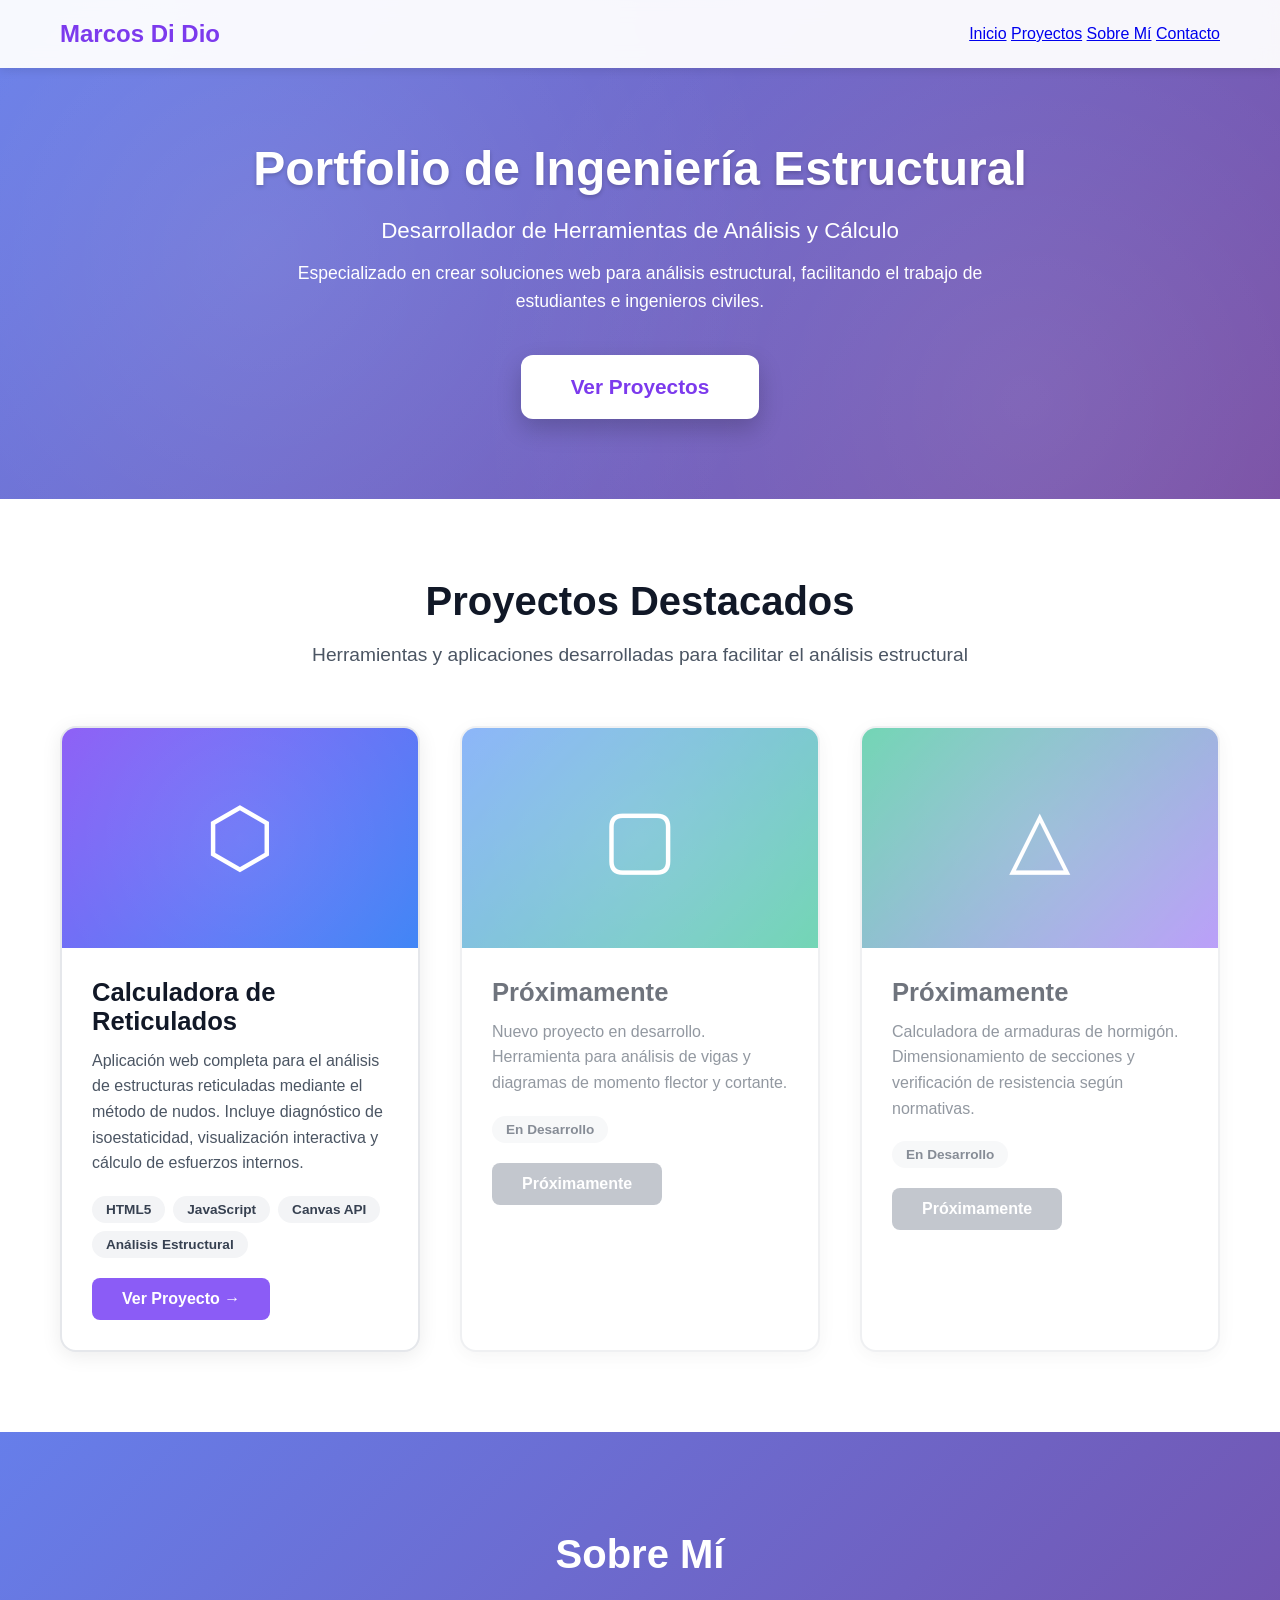
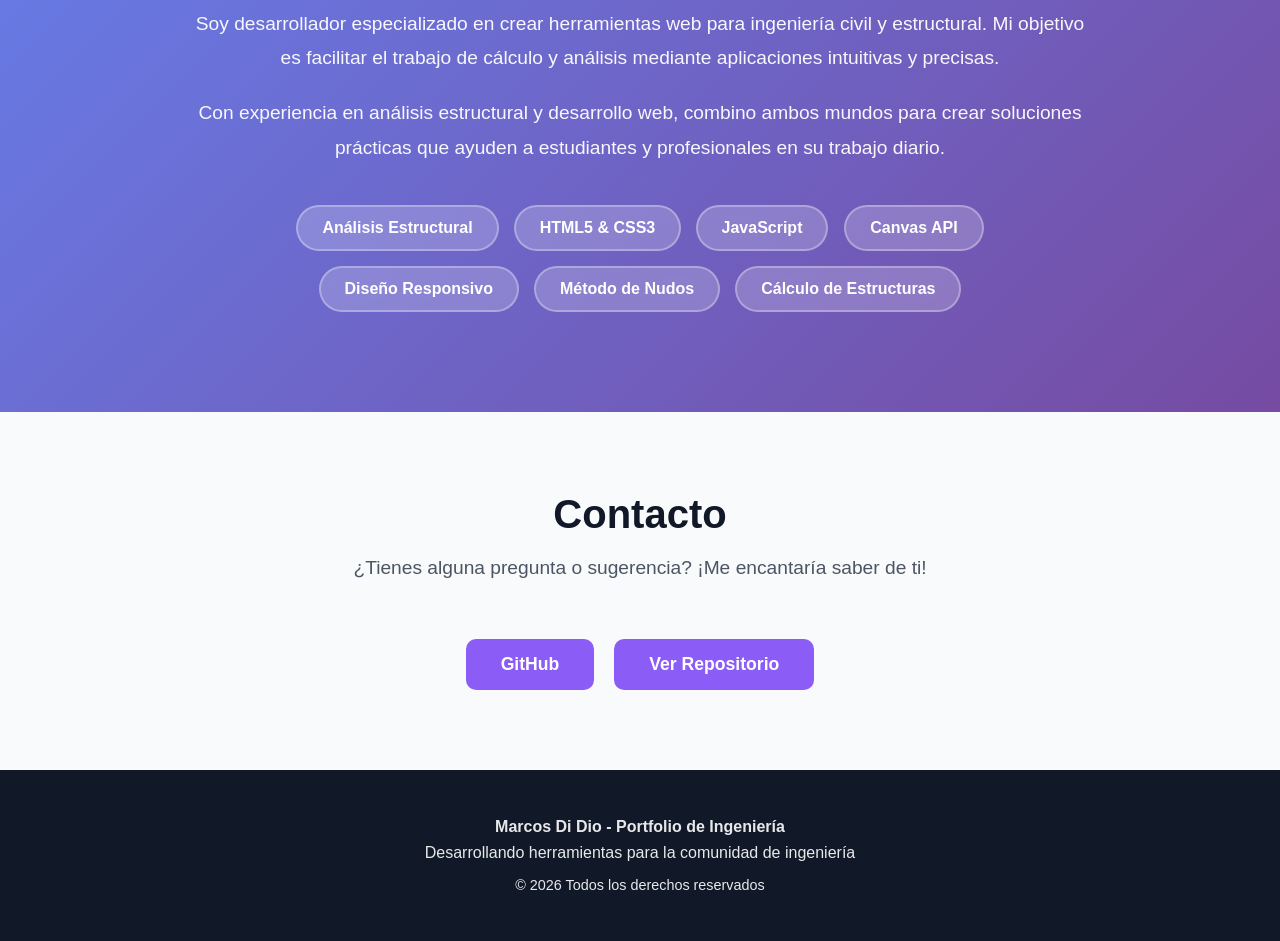
<file: index.html>
<!DOCTYPE html>
<html lang="es">
<head>
    <!-- v2.0 - Portfolio Version -->
    <meta charset="UTF-8">
    <meta name="viewport" content="width=device-width, initial-scale=1.0">
    <meta name="description" content="Portfolio de Ingeniería - Marcos Di Dio - Herramientas y proyectos de análisis estructural">
    <meta name="author" content="Marcos Di Dio">
    <meta http-equiv="Cache-Control" content="no-cache, no-store, must-revalidate">
    <meta http-equiv="Pragma" content="no-cache">
    <meta http-equiv="Expires" content="0">
    <title>Marcos Di Dio - Portfolio de Ingeniería</title>
    <style>
        * {
            margin: 0;
            padding: 0;
            box-sizing: border-box;
        }

        :root {
            --purple: #8b5cf6;
            --purple-dark: #7c3aed;
            --blue: #3b82f6;
            --blue-dark: #2563eb;
            --green: #10b981;
            --green-dark: #059669;
            --gray-50: #f9fafb;
            --gray-100: #f3f4f6;
            --gray-200: #e5e7eb;
            --gray-400: #9ca3af;
            --gray-600: #4b5563;
            --gray-700: #374151;
            --gray-800: #1f2937;
            --gray-900: #111827;
        }

        body {
            font-family: 'Segoe UI', Tahoma, Geneva, Verdana, sans-serif;
            background: white;
            min-height: 100vh;
            color: var(--gray-800);
            margin: 0;
            padding: 0;
        }

        .container {
            max-width: 1200px;
            margin: 0 auto;
            padding: 0 20px;
        }

        /* Hero Section */
        .hero {
            text-align: center;
            padding: 140px 20px 80px;
            color: white;
            background: linear-gradient(135deg, #667eea 0%, #764ba2 100%);
            position: relative;
            overflow: hidden;
        }

        .hero::before {
            content: '';
            position: absolute;
            top: 0;
            left: 0;
            right: 0;
            bottom: 0;
            background: 
                radial-gradient(circle at 20% 50%, rgba(255, 255, 255, 0.1) 0%, transparent 50%),
                radial-gradient(circle at 80% 80%, rgba(255, 255, 255, 0.1) 0%, transparent 50%);
            pointer-events: none;
        }

        .hero .container {
            position: relative;
            z-index: 1;
        }

        .hero h1 {
            font-size: 3rem;
            font-weight: 700;
            margin-bottom: 20px;
            text-shadow: 0 2px 4px rgba(0, 0, 0, 0.2);
            line-height: 1.2;
        }

        .hero .subtitle {
            font-size: 1.4rem;
            margin-bottom: 15px;
            opacity: 0.95;
            font-weight: 500;
        }

        .hero .description {
            font-size: 1.1rem;
            max-width: 700px;
            margin: 0 auto 40px;
            opacity: 0.9;
            line-height: 1.6;
        }

        /* CTA Button */
        .cta-button {
            display: inline-block;
            background: white;
            color: var(--purple-dark);
            padding: 20px 50px;
            font-size: 1.3rem;
            font-weight: 700;
            border-radius: 12px;
            text-decoration: none;
            box-shadow: 0 10px 25px rgba(0, 0, 0, 0.2);
            transition: all 0.3s ease;
            border: none;
            cursor: pointer;
        }

        .cta-button:hover {
            transform: translateY(-3px);
            box-shadow: 0 15px 35px rgba(0, 0, 0, 0.3);
            background: var(--gray-50);
        }

        .cta-button:active {
            transform: translateY(-1px);
        }

        /* Content Section */
        /* Footer */
        .footer {
            background: var(--gray-900);
            color: white;
            text-align: center;
            padding: 40px 20px;
        }

        .footer p {
            margin: 8px 0;
            opacity: 0.9;
        }

        .footer a {
            color: white;
            text-decoration: none;
            font-weight: 600;
            border-bottom: 2px solid rgba(255, 255, 255, 0.5);
            transition: border-color 0.3s ease;
        }

        .footer a:hover {
            border-bottom-color: white;
        }

        /* Responsive */
        @media (max-width: 768px) {
            .hero {
                padding-top: 120px;
            }

            .hero h1 {
                font-size: 2rem;
            }

            .hero .subtitle {
                font-size: 1.1rem;
            }

            .hero .description {
                font-size: 1rem;
            }

            .cta-button {
                padding: 16px 35px;
                font-size: 1.1rem;
            }

            .content-section {
                padding: 30px 20px;
            }

            .section-title {
                font-size: 2rem;
            }

            .section-subtitle {
                font-size: 1rem;
            }

            .navbar .logo {
                font-size: 1.2rem;
            }

            .navbar nav a {
                margin-left: 15px;
                font-size: 0.9rem;
            }

            .projects-grid {
                grid-template-columns: 1fr;
            }

            .features-grid {
                grid-template-columns: 1fr;
            }

            .capabilities-list {
                grid-template-columns: 1fr;
            }

            .contact-links {
                flex-direction: column;
                align-items: center;
            }

            .contact-btn {
                width: 100%;
                max-width: 300px;
            }
        }

        /* Scroll Animations */
        @keyframes fadeInUp {
            from {
                opacity: 0;
                transform: translateY(50px);
            }
            to {
                opacity: 1;
                transform: translateY(0);
            }
        }

        @keyframes fadeInLeft {
            from {
                opacity: 0;
                transform: translateX(-50px);
            }
            to {
                opacity: 1;
                transform: translateX(0);
            }
        }

        @keyframes fadeInRight {
            from {
                opacity: 0;
                transform: translateX(50px);
            }
            to {
                opacity: 1;
                transform: translateX(0);
            }
        }

        @keyframes scaleIn {
            from {
                opacity: 0;
                transform: scale(0.9);
            }
            to {
                opacity: 1;
                transform: scale(1);
            }
        }

        .animate-on-scroll {
            opacity: 0;
            transition: all 0.8s ease-out;
        }

        .animate-on-scroll.animated {
            opacity: 1;
        }

        .fade-up {
            transform: translateY(50px);
        }

        .fade-up.animated {
            transform: translateY(0);
        }

        .fade-left {
            transform: translateX(-50px);
        }

        .fade-left.animated {
            transform: translateX(0);
        }

        .fade-right {
            transform: translateX(50px);
        }

        .fade-right.animated {
            transform: translateX(0);
        }

        .scale-in {
            transform: scale(0.9);
        }

        .scale-in.animated {
            transform: scale(1);
        }

        /* Navbar */
        .navbar {
            position: fixed;
            top: 0;
            left: 0;
            right: 0;
            background: rgba(255, 255, 255, 0.95);
            backdrop-filter: blur(10px);
            padding: 20px 0;
            box-shadow: 0 2px 10px rgba(0, 0, 0, 0.1);
            z-index: 1000;
            transition: all 0.3s ease;
        }

        .navbar.hidden {
            transform: translateY(-100%);
        }

        .navbar .container {
            display: flex;
            justify-content: space-between;
            align-items: center;
            max-width: 1200px;
            margin: 0 auto;
            padding: 0 20px;
        }

        .navbar .logo {
            font-size: 1.5rem;
            font-weight: 700;
            color: var(--purple-dark);
        }

        .navbar nav a {
            margin-left: 30px;
            text-decoration: none;
            color: var(--gray-800);
            font-weight: 600;
            transition: color 0.3s ease;
        }

        .navbar nav a:hover {
            color: var(--purple);
        }

        /* Projects Section */
        .projects-section {
            padding: 80px 20px;
            background: white;
        }

        .section-title {
            text-align: center;
            font-size: 2.5rem;
            color: var(--gray-900);
            margin-bottom: 20px;
            font-weight: 700;
        }

        .section-subtitle {
            text-align: center;
            font-size: 1.2rem;
            color: var(--gray-600);
            margin-bottom: 60px;
            max-width: 700px;
            margin-left: auto;
            margin-right: auto;
        }

        .projects-grid {
            display: grid;
            grid-template-columns: repeat(auto-fit, minmax(350px, 1fr));
            gap: 40px;
            max-width: 1200px;
            margin: 0 auto;
        }

        .project-card {
            background: white;
            border-radius: 16px;
            overflow: hidden;
            box-shadow: 0 4px 20px rgba(0, 0, 0, 0.08);
            transition: all 0.4s ease;
            border: 2px solid var(--gray-200);
        }

        .project-card:hover {
            transform: translateY(-10px);
            box-shadow: 0 12px 40px rgba(0, 0, 0, 0.15);
            border-color: var(--purple);
        }

        .project-image {
            width: 100%;
            height: 220px;
            background: linear-gradient(135deg, var(--purple) 0%, var(--blue) 100%);
            display: flex;
            align-items: center;
            justify-content: center;
            font-size: 4rem;
            color: white;
            position: relative;
            overflow: hidden;
        }

        .project-image::after {
            content: '';
            position: absolute;
            top: -50%;
            left: -50%;
            width: 200%;
            height: 200%;
            background: radial-gradient(circle, rgba(255,255,255,0.1) 0%, transparent 70%);
            animation: pulse 4s ease-in-out infinite;
        }

        @keyframes pulse {
            0%, 100% { transform: scale(1); opacity: 0.5; }
            50% { transform: scale(1.1); opacity: 0.8; }
        }

        .project-content {
            padding: 30px;
        }

        .project-title {
            font-size: 1.6rem;
            color: var(--gray-900);
            margin-bottom: 12px;
            font-weight: 700;
        }

        .project-description {
            color: var(--gray-600);
            line-height: 1.6;
            margin-bottom: 20px;
            font-size: 1rem;
        }

        .project-tags {
            display: flex;
            flex-wrap: wrap;
            gap: 8px;
            margin-bottom: 20px;
        }

        .project-tag {
            background: var(--gray-100);
            color: var(--gray-700);
            padding: 6px 14px;
            border-radius: 20px;
            font-size: 0.85rem;
            font-weight: 600;
        }

        .project-link {
            display: inline-block;
            background: var(--purple);
            color: white;
            padding: 12px 30px;
            border-radius: 8px;
            text-decoration: none;
            font-weight: 600;
            transition: all 0.3s ease;
        }

        .project-link:hover {
            background: var(--purple-dark);
            transform: translateX(5px);
        }

        /* About Section */
        .about-section {
            background: linear-gradient(135deg, #667eea 0%, #764ba2 100%);
            padding: 100px 20px;
            color: white;
        }

        .about-content {
            max-width: 900px;
            margin: 0 auto;
            text-align: center;
        }

        .about-content h2 {
            font-size: 2.5rem;
            margin-bottom: 30px;
            font-weight: 700;
        }

        .about-content p {
            font-size: 1.2rem;
            line-height: 1.8;
            margin-bottom: 20px;
            opacity: 0.95;
        }

        .skills-list {
            display: flex;
            flex-wrap: wrap;
            justify-content: center;
            gap: 15px;
            margin-top: 40px;
        }

        .skill-item {
            background: rgba(255, 255, 255, 0.2);
            backdrop-filter: blur(10px);
            padding: 12px 24px;
            border-radius: 25px;
            font-weight: 600;
            border: 2px solid rgba(255, 255, 255, 0.3);
        }

        /* Contact Section */
        .contact-section {
            padding: 80px 20px;
            background: var(--gray-50);
        }

        .contact-content {
            max-width: 700px;
            margin: 0 auto;
            text-align: center;
        }

        .contact-links {
            display: flex;
            justify-content: center;
            gap: 20px;
            margin-top: 40px;
            flex-wrap: wrap;
        }

        .contact-btn {
            display: inline-flex;
            align-items: center;
            gap: 10px;
            background: var(--purple);
            color: white;
            padding: 15px 35px;
            border-radius: 10px;
            text-decoration: none;
            font-weight: 600;
            font-size: 1.1rem;
            transition: all 0.3s ease;
        }

        .contact-btn:hover {
            background: var(--purple-dark);
            transform: translateY(-3px);
            box-shadow: 0 10px 25px rgba(0, 0, 0, 0.2);
        }

        /* Smooth scroll behavior */
        html {
            scroll-behavior: smooth;
        }

        .hero {
            padding-top: 140px;
        }
    </style>
</head>
<body>
    <!-- Navbar -->
    <nav class="navbar">
        <div class="container">
            <div class="logo">Marcos Di Dio</div>
            <div>
                <a href="#inicio">Inicio</a>
                <a href="#proyectos">Proyectos</a>
                <a href="#sobre-mi">Sobre Mí</a>
                <a href="#contacto">Contacto</a>
            </div>
        </div>
    </nav>

    <!-- Hero Section -->
    <section id="inicio" class="hero">
        <div class="container">
            <h1 class="animate-on-scroll fade-up">Portfolio de Ingeniería Estructural</h1>
            <p class="subtitle animate-on-scroll fade-up" style="animation-delay: 0.2s;">Desarrollador de Herramientas de Análisis y Cálculo</p>
            <p class="description animate-on-scroll fade-up" style="animation-delay: 0.3s;">
                Especializado en crear soluciones web para análisis estructural, 
                facilitando el trabajo de estudiantes e ingenieros civiles.
            </p>
            <a href="#proyectos" class="cta-button animate-on-scroll fade-up" style="animation-delay: 0.4s;">
                Ver Proyectos
            </a>
        </div>
    </section>

    <!-- Projects Section -->
    <section id="proyectos" class="projects-section">
        <div class="container">
            <h2 class="section-title animate-on-scroll fade-up">Proyectos Destacados</h2>
            <p class="section-subtitle animate-on-scroll fade-up">
                Herramientas y aplicaciones desarrolladas para facilitar el análisis estructural
            </p>
            
            <div class="projects-grid">
                <!-- Project 1: Calculadora de Reticulados -->
                <div class="project-card animate-on-scroll scale-in">
                    <div class="project-image">
                        <span style="font-size: 5rem;">⬡</span>
                    </div>
                    <div class="project-content">
                        <h3 class="project-title">Calculadora de Reticulados</h3>
                        <p class="project-description">
                            Aplicación web completa para el análisis de estructuras reticuladas mediante el 
                            método de nudos. Incluye diagnóstico de isoestaticidad, visualización interactiva 
                            y cálculo de esfuerzos internos.
                        </p>
                        <div class="project-tags">
                            <span class="project-tag">HTML5</span>
                            <span class="project-tag">JavaScript</span>
                            <span class="project-tag">Canvas API</span>
                            <span class="project-tag">Análisis Estructural</span>
                        </div>
                        <a href="./app/calculadora.html" class="project-link">Ver Proyecto →</a>
                    </div>
                </div>

                <!-- Project 2: Placeholder para futuro proyecto -->
                <div class="project-card animate-on-scroll scale-in" style="opacity: 0.6;">
                    <div class="project-image" style="background: linear-gradient(135deg, var(--blue) 0%, var(--green) 100%);">
                        <span style="font-size: 5rem;">▢</span>
                    </div>
                    <div class="project-content">
                        <h3 class="project-title">Próximamente</h3>
                        <p class="project-description">
                            Nuevo proyecto en desarrollo. Herramienta para análisis de vigas y diagramas 
                            de momento flector y cortante.
                        </p>
                        <div class="project-tags">
                            <span class="project-tag">En Desarrollo</span>
                        </div>
                        <a href="#" class="project-link" style="background: var(--gray-400); cursor: not-allowed;">Próximamente</a>
                    </div>
                </div>

                <!-- Project 3: Placeholder para futuro proyecto -->
                <div class="project-card animate-on-scroll scale-in" style="opacity: 0.6;">
                    <div class="project-image" style="background: linear-gradient(135deg, var(--green) 0%, var(--purple) 100%);">
                        <span style="font-size: 5rem;">△</span>
                    </div>
                    <div class="project-content">
                        <h3 class="project-title">Próximamente</h3>
                        <p class="project-description">
                            Calculadora de armaduras de hormigón. Dimensionamiento de secciones y 
                            verificación de resistencia según normativas.
                        </p>
                        <div class="project-tags">
                            <span class="project-tag">En Desarrollo</span>
                        </div>
                        <a href="#" class="project-link" style="background: var(--gray-400); cursor: not-allowed;">Próximamente</a>
                    </div>
                </div>
            </div>
        </div>
    </section>

    <!-- About Section -->
    <section id="sobre-mi" class="about-section">
        <div class="about-content animate-on-scroll fade-up">
            <h2>Sobre Mí</h2>
            <p>
                Soy desarrollador especializado en crear herramientas web para ingeniería civil y estructural. 
                Mi objetivo es facilitar el trabajo de cálculo y análisis mediante aplicaciones intuitivas y precisas.
            </p>
            <p>
                Con experiencia en análisis estructural y desarrollo web, combino ambos mundos para crear 
                soluciones prácticas que ayuden a estudiantes y profesionales en su trabajo diario.
            </p>
            
            <div class="skills-list">
                <span class="skill-item">Análisis Estructural</span>
                <span class="skill-item">HTML5 & CSS3</span>
                <span class="skill-item">JavaScript</span>
                <span class="skill-item">Canvas API</span>
                <span class="skill-item">Diseño Responsivo</span>
                <span class="skill-item">Método de Nudos</span>
                <span class="skill-item">Cálculo de Estructuras</span>
            </div>
        </div>
    </section>

    <!-- Contact Section -->
    <section id="contacto" class="contact-section">
        <div class="contact-content">
            <h2 class="section-title animate-on-scroll fade-up">Contacto</h2>
            <p class="section-subtitle animate-on-scroll fade-up">
                ¿Tienes alguna pregunta o sugerencia? ¡Me encantaría saber de ti!
            </p>
            
            <div class="contact-links">
                <a href="https://github.com/Marcos2274" target="_blank" rel="noopener" class="contact-btn animate-on-scroll fade-left">
                    GitHub
                </a>
                <a href="https://github.com/Marcos2274/Calculo-de-reticulado" target="_blank" rel="noopener" class="contact-btn animate-on-scroll fade-right">
                    Ver Repositorio
                </a>
            </div>
        </div>
    </section>

    <!-- Footer -->
    <footer class="footer">
        <div class="container">
            <p><strong>Marcos Di Dio - Portfolio de Ingeniería</strong></p>
            <p>Desarrollando herramientas para la comunidad de ingeniería</p>
            <p style="margin-top: 15px; font-size: 0.9rem;">© 2026 Todos los derechos reservados</p>
        </div>
    </footer>

    <!-- Scroll Animation Script -->
    <script>
        // Intersection Observer para animaciones al hacer scroll
        const observerOptions = {
            threshold: 0.15,
            rootMargin: '0px 0px -50px 0px'
        };

        const observer = new IntersectionObserver((entries) => {
            entries.forEach(entry => {
                if (entry.isIntersecting) {
                    entry.target.classList.add('animated');
                }
            });
        }, observerOptions);

        // Observar todos los elementos con clase animate-on-scroll
        document.addEventListener('DOMContentLoaded', () => {
            const animatedElements = document.querySelectorAll('.animate-on-scroll');
            animatedElements.forEach(el => observer.observe(el));

            // Navbar scroll behavior
            let lastScroll = 0;
            const navbar = document.querySelector('.navbar');
            
            window.addEventListener('scroll', () => {
                const currentScroll = window.pageYOffset;
                
                if (currentScroll <= 100) {
                    navbar.classList.remove('hidden');
                } else if (currentScroll > lastScroll && currentScroll > 200) {
                    navbar.classList.add('hidden');
                } else {
                    navbar.classList.remove('hidden');
                }
                
                lastScroll = currentScroll;
            });

            // Smooth scroll para links de navegación
            document.querySelectorAll('a[href^="#"]').forEach(anchor => {
                anchor.addEventListener('click', function (e) {
                    e.preventDefault();
                    const target = document.querySelector(this.getAttribute('href'));
                    if (target) {
                        const offsetTop = target.offsetTop - 80;
                        window.scrollTo({
                            top: offsetTop,
                            behavior: 'smooth'
                        });
                    }
                });
            });
        });
    </script>
</body>
</html>
</file>
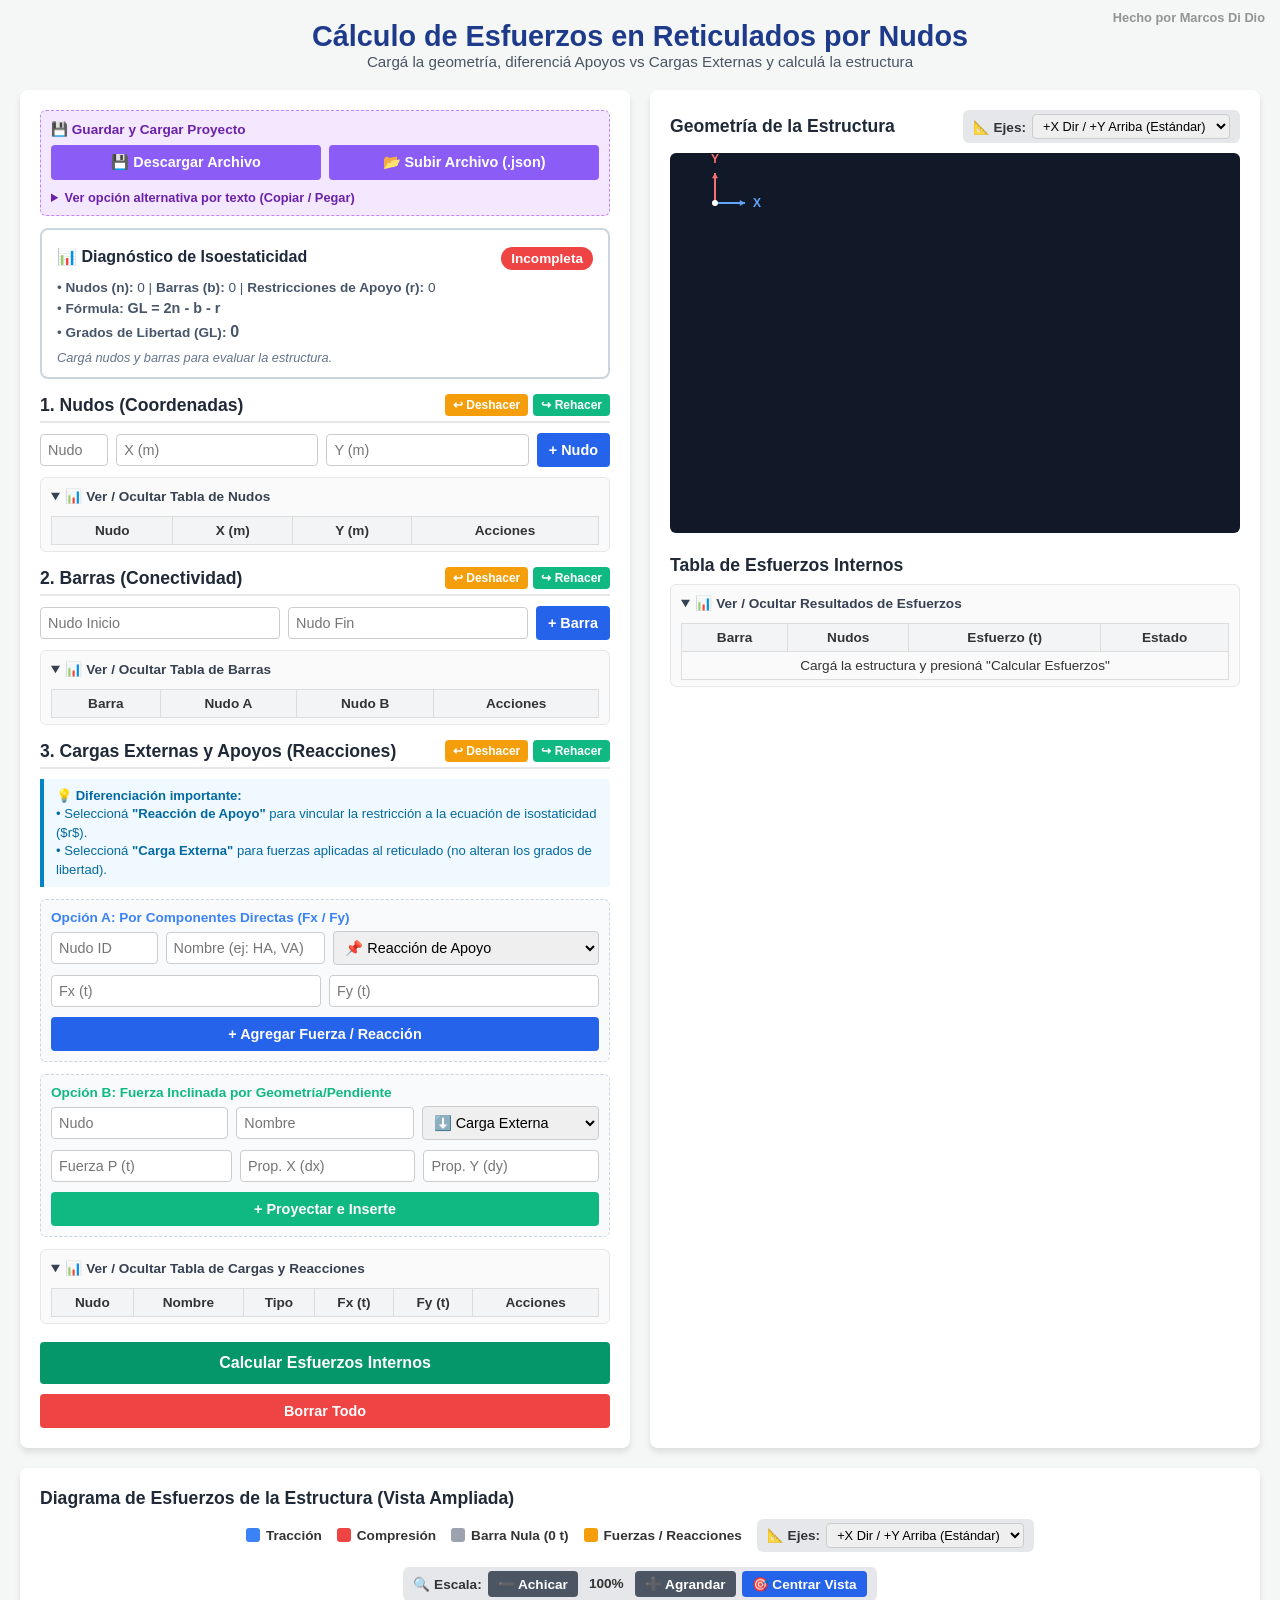
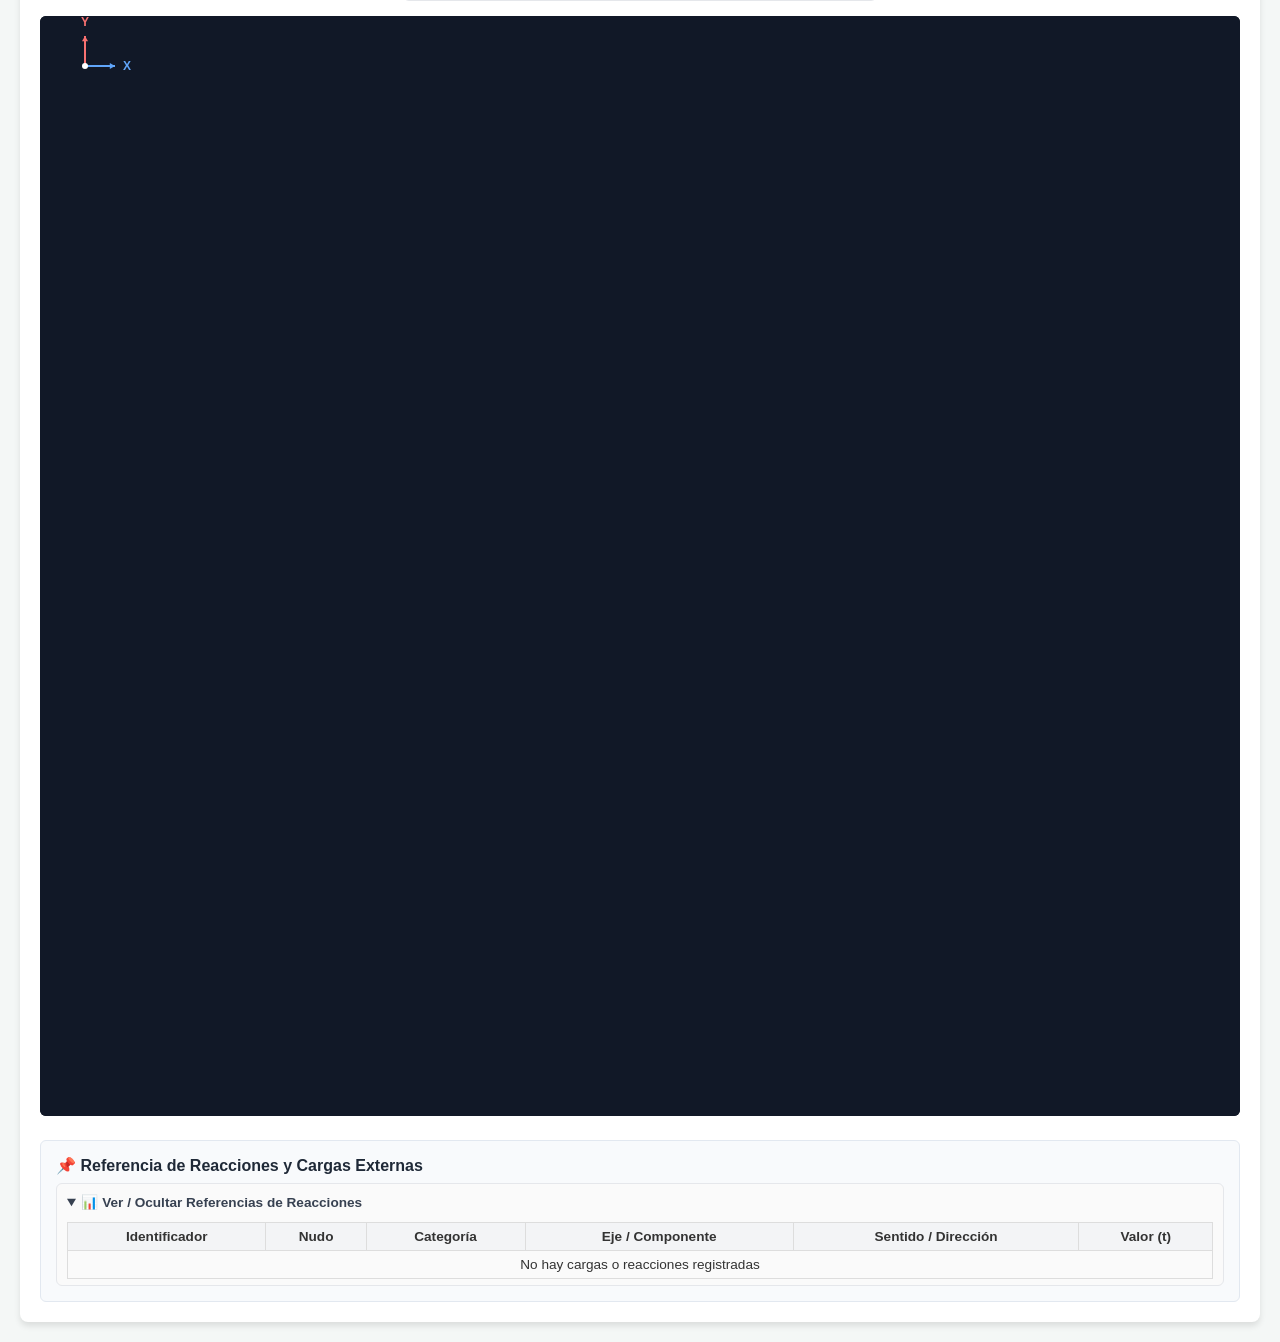
<file: app/calculadora.html>
<!DOCTYPE html>
<html lang="es">
<head>
    <meta charset="UTF-8">
    <meta name="viewport" content="width=device-width, initial-scale=1.0">
    <title>Calculadora de Reticulados - Método de Nudos</title>
    <style>
        * { box-sizing: border-box; margin: 0; padding: 0; font-family: 'Segoe UI', Tahoma, Geneva, Verdana, sans-serif; }
        body { background-color: #f4f7f6; color: #333; padding: 20px; }
        
        .watermark {
            position: fixed;
            top: 10px;
            right: 15px;
            font-size: 0.8rem;
            color: rgba(0, 0, 0, 0.4);
            font-weight: 600;
            z-index: 9999;
            pointer-events: none;
            user-select: none;
        }

        header { text-align: center; margin-bottom: 20px; }
        h1 { color: #1e3a8a; font-size: 1.8rem; }
        p { color: #4b5563; font-size: 0.95rem; }
        
        .grid-container {
            display: grid;
            grid-template-columns: 1fr 1fr;
            gap: 20px;
            max-width: 1300px;
            margin: 0 auto;
        }

        .panel {
            background: #fff;
            padding: 20px;
            border-radius: 8px;
            box-shadow: 0 4px 6px rgba(0,0,0,0.1);
        }

        .panel-full {
            max-width: 1300px;
            margin: 20px auto 0 auto;
        }

        .section-header {
            display: flex;
            justify-content: space-between;
            align-items: center;
            margin-bottom: 10px;
            margin-top: 15px;
            border-bottom: 2px solid #e5e7eb;
            padding-bottom: 5px;
        }

        .btn-group-header {
            display: flex;
            gap: 5px;
        }

        h2 { font-size: 1.1rem; color: #1f2937; }

        .form-row { display: flex; gap: 8px; margin-bottom: 10px; align-items: center; }
        input, select, textarea { width: 100%; padding: 7px; border: 1px solid #ccc; border-radius: 4px; font-size: 0.9rem; }
        textarea { resize: vertical; font-family: monospace; font-size: 0.8rem; }
        .table-input { width: 65px; padding: 3px 5px; font-size: 0.85rem; text-align: center; }

        .btn {
            background-color: #2563eb;
            color: white;
            border: none;
            padding: 9px 12px;
            border-radius: 4px;
            cursor: pointer;
            font-weight: bold;
            font-size: 0.9rem;
            white-space: nowrap;
        }
        .btn:hover { background-color: #1d4ed8; }

        .btn-undo { background-color: #f59e0b; padding: 4px 8px; font-size: 0.75rem; }
        .btn-undo:hover { background-color: #d97706; }

        .btn-redo { background-color: #10b981; padding: 4px 8px; font-size: 0.75rem; }
        .btn-redo:hover { background-color: #059669; }

        .btn-action {
            color: white;
            border: none;
            border-radius: 3px;
            padding: 3px 6px;
            cursor: pointer;
            font-size: 0.75rem;
            margin: 0 2px;
            font-weight: bold;
        }
        .btn-edit { background-color: #3b82f6; }
        .btn-edit:hover { background-color: #2563eb; }
        .btn-save { background-color: #10b981; }
        .btn-save:hover { background-color: #059669; }
        .btn-cancel { background-color: #6b7280; }
        .btn-cancel:hover { background-color: #4b5563; }
        .btn-del { background-color: #ef4444; }
        .btn-del:hover { background-color: #dc2626; }

        .btn-clear { background-color: #ef4444; margin-top: 10px; }
        .btn-clear:hover { background-color: #dc2626; }

        .btn-storage { background-color: #8b5cf6; }
        .btn-storage:hover { background-color: #7c3aed; }

        .btn-zoom { background-color: #4b5563; padding: 5px 10px; font-size: 0.85rem; }
        .btn-zoom:hover { background-color: #374151; }

        table { width: 100%; border-collapse: collapse; margin-top: 8px; font-size: 0.85rem; }
        th, td { border: 1px solid #ddd; padding: 6px; text-align: center; }
        th { background-color: #f3f4f6; }

        canvas {
            width: 100%;
            height: 380px;
            background-color: #111827;
            border-radius: 6px;
        }

        #resultCanvas {
            height: 1100px;
            cursor: grab;
        }
        
        #resultCanvas:active {
            cursor: grabbing;
        }

        .tag-traccion { color: #2563eb; font-weight: bold; }
        .tag-compresion { color: #dc2626; font-weight: bold; }
        .tag-cero { color: #6b7280; font-weight: bold; }

        .box-subm {
            background: #f8fafc;
            border: 1px dashed #cbd5e1;
            padding: 10px;
            border-radius: 6px;
            margin-bottom: 12px;
        }

        .info-note {
            background-color: #f0f9ff;
            border-left: 4px solid #0284c7;
            padding: 8px 12px;
            margin-bottom: 12px;
            font-size: 0.82rem;
            color: #0369a1;
            border-radius: 0 4px 4px 0;
            line-height: 1.4;
        }

        .iso-panel {
            border: 2px solid #cbd5e1;
            background-color: #ffffff;
            border-radius: 8px;
            padding: 12px 15px;
            margin-bottom: 15px;
            transition: all 0.3s ease;
        }
        .iso-status-badge {
            display: inline-block;
            padding: 4px 10px;
            border-radius: 20px;
            font-weight: bold;
            font-size: 0.85rem;
            color: #fff;
            margin-top: 5px;
        }
        .status-isostatica { background-color: #10b981; }
        .status-hipostatica { background-color: #ef4444; }
        .status-hiperestatica { background-color: #3b82f6; }

        details.table-details {
            margin-top: 8px;
            background: #fafafa;
            border: 1px solid #e5e7eb;
            border-radius: 6px;
            padding: 6px 10px;
        }

        details.table-details summary {
            cursor: pointer;
            font-size: 0.85rem;
            font-weight: bold;
            color: #374151;
            user-select: none;
            outline: none;
            padding: 4px 0;
        }

        details.table-details summary:hover {
            color: #2563eb;
        }

        .legend-bar {
            display: flex;
            gap: 15px;
            justify-content: center;
            align-items: center;
            margin-bottom: 15px;
            font-size: 0.85rem;
            font-weight: bold;
            flex-wrap: wrap;
        }
        .legend-item { display: flex; align-items: center; gap: 6px; }
        .legend-color { width: 14px; height: 14px; border-radius: 3px; display: inline-block; }

        .zoom-controls, .axis-controls {
            display: flex;
            gap: 6px;
            align-items: center;
            background: #e5e7eb;
            padding: 4px 10px;
            border-radius: 6px;
        }

        .reactions-table-container {
            margin-top: 20px;
            background: #f8fafc;
            padding: 15px;
            border-radius: 6px;
            border: 1px solid #e2e8f0;
        }

        .type-badge-reaccion {
            background-color: #f59e0b;
            color: #fff;
            font-size: 0.75rem;
            padding: 2px 6px;
            border-radius: 4px;
            font-weight: bold;
        }

        .type-badge-carga {
            background-color: #6b7280;
            color: #fff;
            font-size: 0.75rem;
            padding: 2px 6px;
            border-radius: 4px;
            font-weight: bold;
        }
    </style>
</head>
<body>

    <div class="watermark">Hecho por Marcos Di Dio</div>

    <header>
        <h1>Cálculo de Esfuerzos en Reticulados por Nudos</h1>
        <p>Cargá la geometría, diferenciá Apoyos vs Cargas Externas y calculá la estructura</p>
    </header>

    <div class="grid-container">
        
        <!-- PANEL IZQUIERDO -->
        <div class="panel">
            
            <div class="box-subm" style="background: #f3e8ff; border-color: #c084fc;">
                <p style="font-size: 0.85rem; font-weight: bold; margin-bottom: 8px; color: #6b21a8;">💾 Guardar y Cargar Proyecto</p>
                
                <div class="form-row">
                    <button class="btn btn-storage" onclick="exportJSON()" style="width: 50%;">💾 Descargar Archivo</button>
                    <button class="btn btn-storage" onclick="document.getElementById('fileInput').click()" style="width: 50%;">📂 Subir Archivo (.json)</button>
                    <input type="file" id="fileInput" accept=".json" style="display: none;" onchange="importFile(event)">
                </div>

                <details style="margin-top: 5px; font-size: 0.8rem; color: #6b21a8;">
                    <summary style="cursor: pointer; font-weight: bold;">Ver opción alternativa por texto (Copiar / Pegar)</summary>
                    <div style="margin-top: 6px;">
                        <button class="btn btn-storage" onclick="copyToClipboard()" style="width: 100%; margin-bottom: 6px; font-size: 0.8rem; padding: 5px;">📋 Copiar Código al Portapapeles</button>
                        <textarea id="jsonBox" rows="12" style="min-height: 220px;" placeholder="O pegá acá el código JSON directamente..."></textarea>
                        <button class="btn" style="background-color: #6b21a8; width: 100%; margin-top: 4px; font-size: 0.8rem; padding: 5px;" onclick="importJSONText()">📥 Cargar desde Texto</button>
                    </div>
                </details>
            </div>

            <!-- PANEL DE DIAGNÓSTICO ESTRUCTURAL -->
            <div id="isoPanel" class="iso-panel">
                <div style="display: flex; justify-content: space-between; align-items: center;">
                    <h2 style="font-size: 1rem; color: #1e293b;">📊 Diagnóstico de Isoestaticidad</h2>
                    <span id="isoBadge" class="iso-status-badge status-hipostatica">Incompleta</span>
                </div>
                <div style="margin-top: 8px; font-size: 0.85rem; color: #475569; line-height: 1.5;">
                    • <b>Nudos (n):</b> <span id="isoN">0</span> | 
                    <b>Barras (b):</b> <span id="isoB">0</span> | 
                    <b>Restricciones de Apoyo (r):</b> <span id="isoR">0</span><br>
                    • <b>Fórmula:</b> <code style="font-size: 0.9rem; font-weight: bold;">GL = 2n - b - r</code><br>
                    • <b>Grados de Libertad (GL):</b> <b id="isoGLVal" style="font-size: 1rem;">0</b>
                </div>
                <div id="isoMsg" style="margin-top: 6px; font-size: 0.8rem; font-style: italic; color: #64748b;">
                    Cargá nudos y barras para evaluar la estructura.
                </div>
            </div>

            <div class="section-header">
                <h2>1. Nudos (Coordenadas)</h2>
                <div class="btn-group-header">
                    <button class="btn btn-undo" onclick="undo()">↩ Deshacer</button>
                    <button class="btn btn-redo" onclick="redo()">↪ Rehacer</button>
                </div>
            </div>
            <div class="form-row">
                <input type="number" id="nodeIdInput" placeholder="Nudo ID (Opcional)" style="width: 30%;">
                <input type="number" id="nodeX" step="any" placeholder="X (m)">
                <input type="number" id="nodeY" step="any" placeholder="Y (m)">
                <button class="btn" onclick="addNode()">+ Nudo</button>
            </div>

            <details class="table-details" open>
                <summary>📊 Ver / Ocultar Tabla de Nudos</summary>
                <table id="nodesTable">
                    <thead>
                        <tr><th>Nudo</th><th>X (m)</th><th>Y (m)</th><th>Acciones</th></tr>
                    </thead>
                    <tbody></tbody>
                </table>
            </details>

            <div class="section-header">
                <h2>2. Barras (Conectividad)</h2>
                <div class="btn-group-header">
                    <button class="btn btn-undo" onclick="undo()">↩ Deshacer</button>
                    <button class="btn btn-redo" onclick="redo()">↪ Rehacer</button>
                </div>
            </div>
            <div class="form-row">
                <input type="number" id="barN1" placeholder="Nudo Inicio">
                <input type="number" id="barN2" placeholder="Nudo Fin">
                <button class="btn" onclick="addBar()">+ Barra</button>
            </div>

            <details class="table-details" open>
                <summary>📊 Ver / Ocultar Tabla de Barras</summary>
                <table id="barsTable">
                    <thead>
                        <tr><th>Barra</th><th>Nudo A</th><th>Nudo B</th><th>Acciones</th></tr>
                    </thead>
                    <tbody></tbody>
                </table>
            </details>

            <div class="section-header">
                <h2>3. Cargas Externas y Apoyos (Reacciones)</h2>
                <div class="btn-group-header">
                    <button class="btn btn-undo" onclick="undo()">↩ Deshacer</button>
                    <button class="btn btn-redo" onclick="redo()">↪ Rehacer</button>
                </div>
            </div>

            <div class="info-note">
                💡 <b>Diferenciación importante:</b><br>
                • Seleccioná <b>"Reacción de Apoyo"</b> para vincular la restricción a la ecuación de isostaticidad ($r$).<br>
                • Seleccioná <b>"Carga Externa"</b> para fuerzas aplicadas al reticulado (no alteran los grados de libertad).
            </div>
            
            <div class="box-subm">
                <p style="font-size: 0.85rem; font-weight: bold; margin-bottom: 6px; color: #3b82f6;">Opción A: Por Componentes Directas (Fx / Fy)</p>
                <div class="form-row">
                    <input type="number" id="forceNode" placeholder="Nudo ID" style="width: 20%;">
                    <input type="text" id="forceLabel" placeholder="Nombre (ej: HA, VA)" style="width: 30%;">
                    <select id="forceType" style="width: 50%;">
                        <option value="reaccion">📌 Reacción de Apoyo</option>
                        <option value="carga">⬇️ Carga Externa</option>
                    </select>
                </div>
                <div class="form-row">
                    <input type="number" id="forceFx" step="any" placeholder="Fx (t)">
                    <input type="number" id="forceFy" step="any" placeholder="Fy (t)">
                </div>
                <button class="btn" style="width: 100%;" onclick="addForceDirect()">+ Agregar Fuerza / Reacción</button>
            </div>

            <div class="box-subm">
                <p style="font-size: 0.85rem; font-weight: bold; margin-bottom: 6px; color: #10b981;">Opción B: Fuerza Inclinada por Geometría/Pendiente</p>
                <div class="form-row">
                    <input type="number" id="incNode" placeholder="Nudo">
                    <input type="text" id="incLabel" placeholder="Nombre">
                    <select id="incType">
                        <option value="carga">⬇️ Carga Externa</option>
                        <option value="reaccion">📌 Reacción de Apoyo</option>
                    </select>
                </div>
                <div class="form-row">
                    <input type="number" id="incF" step="any" placeholder="Fuerza P (t)" style="width: 34%;">
                    <input type="number" id="incDx" step="any" placeholder="Prop. X (dx)" style="width: 33%;">
                    <input type="number" id="incDy" step="any" placeholder="Prop. Y (dy)" style="width: 33%;">
                </div>
                <button class="btn" style="background-color: #10b981; width: 100%;" onclick="addForceInc()">+ Proyectar e Inserte</button>
            </div>

            <details class="table-details" open>
                <summary>📊 Ver / Ocultar Tabla de Cargas y Reacciones</summary>
                <table id="forcesTable">
                    <thead>
                        <tr><th>Nudo</th><th>Nombre</th><th>Tipo</th><th>Fx (t)</th><th>Fy (t)</th><th>Acciones</th></tr>
                    </thead>
                    <tbody></tbody>
                </table>
            </details>

            <button class="btn" style="background-color: #059669; width: 100%; margin-top: 18px; padding: 12px; font-size: 1rem;" onclick="calculate()">
                Calcular Esfuerzos Internos
            </button>
            
            <button class="btn btn-clear" style="width: 100%;" onclick="clearAll()">
                Borrar Todo
            </button>
        </div>

        <!-- PANEL DERECHO -->
        <div class="panel">
            <div style="display: flex; justify-content: space-between; align-items: center; margin-bottom: 10px;">
                <h2>Geometría de la Estructura</h2>
                <div class="axis-controls">
                    <span style="font-size: 0.85rem; font-weight: bold;">📐 Ejes:</span>
                    <select id="axisOrientationPreview" style="padding: 3px 6px; font-size: 0.8rem; width: auto;" onchange="syncAxisSelection(this.value)">
                        <option value="std">+X Dir / +Y Arriba (Estándar)</option>
                        <option value="invY">+X Dir / +Y Abajo</option>
                        <option value="invX">+X Izq / +Y Arriba</option>
                        <option value="invBoth">+X Izq / +Y Abajo</option>
                    </select>
                </div>
            </div>
            <canvas id="canvas"></canvas>

            <h2 style="margin-top: 18px; margin-bottom: 5px;">Tabla de Esfuerzos Internos</h2>
            <details class="table-details" open>
                <summary>📊 Ver / Ocultar Resultados de Esfuerzos</summary>
                <table id="resultsTable">
                    <thead>
                        <tr><th>Barra</th><th>Nudos</th><th>Esfuerzo (t)</th><th>Estado</th></tr>
                    </thead>
                    <tbody>
                        <tr><td colspan="4">Cargá la estructura y presioná "Calcular Esfuerzos"</td></tr>
                    </tbody>
                </table>
            </details>
        </div>

    </div>

    <!-- PANEL INFERIOR COMPLETO -->
    <div class="panel panel-full">
        <h2>Diagrama de Esfuerzos de la Estructura (Vista Ampliada)</h2>
        
        <div class="legend-bar" style="margin-top: 10px;">
            <div class="legend-item"><span class="legend-color" style="background-color: #3b82f6;"></span> Tracción</div>
            <div class="legend-item"><span class="legend-color" style="background-color: #ef4444;"></span> Compresión</div>
            <div class="legend-item"><span class="legend-color" style="background-color: #9ca3af;"></span> Barra Nula (0 t)</div>
            <div class="legend-item"><span class="legend-color" style="background-color: #f59e0b;"></span> Fuerzas / Reacciones</div>

            <div class="axis-controls">
                <span>📐 Ejes:</span>
                <select id="axisOrientationResults" style="padding: 3px 6px; font-size: 0.8rem; width: auto;" onchange="syncAxisSelection(this.value)">
                    <option value="std">+X Dir / +Y Arriba (Estándar)</option>
                    <option value="invY">+X Dir / +Y Abajo</option>
                    <option value="invX">+X Izq / +Y Arriba</option>
                    <option value="invBoth">+X Izq / +Y Abajo</option>
                </select>
            </div>

            <div class="zoom-controls">
                <span>🔍 Escala:</span>
                <button class="btn btn-zoom" onclick="changeZoom(-0.15)">➖ Achicar</button>
                <span id="zoomVal" style="width: 45px; text-align: center;">100%</span>
                <button class="btn btn-zoom" onclick="changeZoom(0.15)">➕ Agrandar</button>
                <button class="btn btn-zoom" style="background-color: #2563eb;" onclick="resetZoomAndCenter()">🎯 Centrar Vista</button>
            </div>
        </div>

        <canvas id="resultCanvas"></canvas>

        <div class="reactions-table-container">
            <h3 style="font-size: 1rem; color: #1f2937; margin-bottom: 8px;">📌 Referencia de Reacciones y Cargas Externas</h3>
            <details class="table-details" open>
                <summary>📊 Ver / Ocultar Referencias de Reacciones</summary>
                <table id="reactionsLegendTable">
                    <thead>
                        <tr>
                            <th>Identificador</th>
                            <th>Nudo</th>
                            <th>Categoría</th>
                            <th>Eje / Componente</th>
                            <th>Sentido / Dirección</th>
                            <th>Valor (t)</th>
                        </tr>
                    </thead>
                    <tbody>
                        <tr><td colspan="6">No hay cargas o reacciones registradas</td></tr>
                    </tbody>
                </table>
            </details>
        </div>
    </div>

    <script>
        let nodes = [];
        let bars = [];
        let forces = [];
        let calculatedResults = null;

        let editingNode = null;
        let editingBar = null;
        let editingForce = null;

        let undoStack = [];
        let redoStack = [];

        let structureScaleFactor = 1.0;
        let panOffsetX = 0;
        let panOffsetY = 0;
        let isDragging = false;
        let dragStartX = 0;
        let dragStartY = 0;

        function formatNumber(val, decimals = 3) {
            if (val === null || val === undefined || isNaN(val)) return "0,000";
            return val.toFixed(decimals).replace('.', ',');
        }

        window.addEventListener('beforeunload', (e) => {
            if (nodes.length > 0 || bars.length > 0 || forces.length > 0) {
                e.preventDefault();
                e.returnValue = '¿Estás seguro de que querés salir? Acordate de guardar el archivo para no perder los datos del proyecto.';
                return e.returnValue;
            }
        });

        function syncAxisSelection(val) {
            document.getElementById('axisOrientationPreview').value = val;
            document.getElementById('axisOrientationResults').value = val;
            drawPreviewCanvas();
            drawResultsCanvas();
        }

        function getAxisDirections() {
            const mode = document.getElementById('axisOrientationPreview').value;
            let dirX = 1;  
            let dirY = 1;  
            
            if (mode === 'invY') dirY = -1;
            if (mode === 'invX') dirX = -1;
            if (mode === 'invBoth') { dirX = -1; dirY = -1; }

            return { dirX, dirY };
        }

        function changeZoom(delta) {
            structureScaleFactor = Math.max(0.3, Math.min(4.0, structureScaleFactor + delta));
            document.getElementById('zoomVal').innerText = `${Math.round(structureScaleFactor * 100)}%`;
            drawResultsCanvas();
        }

        function resetZoomAndCenter() {
            structureScaleFactor = 1.0;
            panOffsetX = 0;
            panOffsetY = 0;
            document.getElementById('zoomVal').innerText = '100%';
            drawResultsCanvas();
        }

        window.addEventListener('load', () => {
            const resCanvas = document.getElementById('resultCanvas');

            resCanvas.addEventListener('mousedown', (e) => {
                isDragging = true;
                dragStartX = e.clientX - panOffsetX;
                dragStartY = e.clientY - panOffsetY;
            });

            window.addEventListener('mousemove', (e) => {
                if (!isDragging) return;
                panOffsetX = e.clientX - dragStartX;
                panOffsetY = e.clientY - dragStartY;
                drawResultsCanvas();
            });

            window.addEventListener('mouseup', () => {
                isDragging = false;
            });
        });

        function getLetterLabel(index) {
            const letters = "ABCDEFGHIJKLMNOPQRSTUVWXYZ";
            if (index < 26) return letters[index];
            return letters[Math.floor(index / 26) - 1] + letters[index % 26];
        }

        function saveState() {
            undoStack.push(JSON.stringify({ nodes, bars, forces }));
            redoStack = [];
        }

        function undo() {
            if (undoStack.length === 0) return;
            redoStack.push(JSON.stringify({ nodes, bars, forces }));
            const prevState = JSON.parse(undoStack.pop());
            nodes = prevState.nodes;
            bars = prevState.bars;
            forces = prevState.forces;
            calculatedResults = null;
            cancelAllEdits();
            updateAll();
        }

        function redo() {
            if (redoStack.length === 0) return;
            undoStack.push(JSON.stringify({ nodes, bars, forces }));
            const nextState = JSON.parse(redoStack.pop());
            nodes = nextState.nodes;
            bars = nextState.bars;
            forces = nextState.forces;
            calculatedResults = null;
            cancelAllEdits();
            updateAll();
        }

        function cancelAllEdits() {
            editingNode = null;
            editingBar = null;
            editingForce = null;
        }

        function getStructureJSON() {
            return JSON.stringify({ nodes, bars, forces }, null, 2);
        }

        function exportJSON() {
            if (nodes.length === 0 && bars.length === 0) {
                alert('No hay datos cargados para guardar.');
                return;
            }

            let filename = prompt('Ingresá el nombre para el archivo:', 'reticulado_estructura');
            if (filename === null) return; 

            filename = filename.trim();
            if (!filename) filename = 'reticulado_estructura';
            
            if (!filename.toLowerCase().endsWith('.json')) {
                filename += '.json';
            }

            const dataStr = "data:text/json;charset=utf-8," + encodeURIComponent(getStructureJSON());
            const downloadAnchor = document.createElement('a');
            downloadAnchor.setAttribute("href", dataStr);
            downloadAnchor.setAttribute("download", filename);
            document.body.appendChild(downloadAnchor);
            downloadAnchor.click();
            downloadAnchor.remove();
        }

        function importFile(event) {
            const file = event.target.files[0];
            if (!file) return;

            const reader = new FileReader();
            reader.onload = function(e) {
                const content = e.target.result;
                processAndLoadJSON(content);
                event.target.value = '';
            };
            reader.readAsText(file);
        }

        function processAndLoadJSON(rawText) {
            try {
                const parsed = JSON.parse(rawText);
                if (Array.isArray(parsed.nodes) && Array.isArray(parsed.bars) && Array.isArray(parsed.forces)) {
                    saveState();
                    nodes = parsed.nodes;
                    bars = parsed.bars;
                    forces = parsed.forces.map(f => ({ ...f, isReaction: f.isReaction !== undefined ? f.isReaction : true }));
                    calculatedResults = null;
                    cancelAllEdits();
                    updateAll();

                    document.querySelector('#resultsTable tbody').innerHTML = '<tr><td colspan="4">Cargá la estructura y presioná "Calcular Esfuerzos"</td></tr>';
                    document.querySelector('#reactionsLegendTable tbody').innerHTML = '<tr><td colspan="6">No hay cargas o reacciones registradas</td></tr>';
                } else {
                    alert('El archivo no contiene un formato de reticulado válido.');
                }
            } catch (e) {
                alert('Error al leer el archivo. Asegurate de que sea un archivo JSON válido.');
            }
        }

        function copyToClipboard() {
            if (nodes.length === 0 && bars.length === 0) {
                alert('No hay datos cargados para copiar.');
                return;
            }
            const jsonStr = getStructureJSON();
            navigator.clipboard.writeText(jsonStr).then(() => {
                document.getElementById('jsonBox').value = jsonStr;
                alert('¡Datos copiados al portapapeles!');
            });
        }

        function importJSONText() {
            const rawText = document.getElementById('jsonBox').value.trim();
            if (!rawText) {
                alert('Por favor pegá el texto JSON en la caja antes de cargar.');
                return;
            }
            processAndLoadJSON(rawText);
        }

        function addNode() {
            const idInput = parseInt(document.getElementById('nodeIdInput').value);
            const x = parseFloat(document.getElementById('nodeX').value);
            const y = parseFloat(document.getElementById('nodeY').value);
            
            if (isNaN(x) || isNaN(y)) {
                alert('Por favor ingresá coordenadas válidas para X e Y.');
                return;
            }

            let nodeId = !isNaN(idInput) && idInput > 0 ? idInput : (nodes.length > 0 ? Math.max(...nodes.map(n => n.id)) + 1 : 1);

            if (nodes.some(n => n.id === nodeId)) {
                alert(`⚠️ Ya existe un nudo con el ID N${nodeId}.`);
                return;
            }

            const duplicate = nodes.some(n => Math.abs(n.x - x) < 1e-5 && Math.abs(n.y - y) < 1e-5);
            if (duplicate) {
                alert(`⚠️ Ya existe un nudo en las coordenadas (${x}, ${y}).`);
                return;
            }

            saveState();
            nodes.push({ id: nodeId, x, y });
            calculatedResults = null;
            document.getElementById('nodeIdInput').value = '';
            document.getElementById('nodeX').value = '';
            document.getElementById('nodeY').value = '';
            updateAll();
        }

        function editNode(index) { editingNode = index; updateNodesTable(); }
        function cancelEditNode() { editingNode = null; updateNodesTable(); }

        function saveEditNode(index) {
            const newX = parseFloat(document.getElementById(`editNodeX_${index}`).value);
            const newY = parseFloat(document.getElementById(`editNodeY_${index}`).value);
            if (!isNaN(newX) && !isNaN(newY)) {
                const duplicate = nodes.some((n, i) => i !== index && Math.abs(n.x - newX) < 1e-5 && Math.abs(n.y - newY) < 1e-5);
                if (duplicate) {
                    alert(`⚠️ Ya existe otro nudo en las coordenadas (${newX}, ${newY}).`);
                    return;
                }

                saveState();
                nodes[index].x = newX;
                nodes[index].y = newY;
                calculatedResults = null;
                editingNode = null;
                updateAll();
            }
        }

        function deleteNode(index) {
            saveState();
            const nodeId = nodes[index].id;
            nodes.splice(index, 1);
            bars = bars.filter(b => b.n1 !== nodeId && b.n2 !== nodeId);
            forces = forces.filter(f => f.node !== nodeId);
            calculatedResults = null;
            updateAll();
        }

        function addBar() {
            const n1 = parseInt(document.getElementById('barN1').value);
            const n2 = parseInt(document.getElementById('barN2').value);

            if (!n1 || !n2 || !nodes.some(n => n.id === n1) || !nodes.some(n => n.id === n2) || n1 === n2) {
                alert('Ingresá dos números de nudos existentes y diferentes.');
                return;
            }

            const duplicate = bars.some(b => (b.n1 === n1 && b.n2 === n2) || (b.n1 === n2 && b.n2 === n1));
            if (duplicate) {
                alert(`⚠️ Ya existe una barra conectando N${n1} con N${n2}.`);
                return;
            }

            saveState();
            const nextBarId = bars.length > 0 ? Math.max(...bars.map(b => b.id)) + 1 : 1;
            bars.push({ id: nextBarId, n1, n2 });
            calculatedResults = null;
            document.getElementById('barN1').value = '';
            document.getElementById('barN2').value = '';
            updateAll();
        }

        function editBar(index) { editingBar = index; updateBarsTable(); }
        function cancelEditBar() { editingBar = null; updateBarsTable(); }

        function saveEditBar(index) {
            const newN1 = parseInt(document.getElementById(`editBarN1_${index}`).value);
            const newN2 = parseInt(document.getElementById(`editBarN2_${index}`).value);
            if (nodes.some(n => n.id === newN1) && nodes.some(n => n.id === newN2) && newN1 !== newN2) {
                const duplicate = bars.some((b, i) => i !== index && ((b.n1 === newN1 && b.n2 === newN2) || (b.n1 === newN2 && b.n2 === newN1)));
                if (duplicate) {
                    alert(`⚠️ Ya existe otra barra entre N${newN1} y N${newN2}.`);
                    return;
                }

                saveState();
                bars[index].n1 = newN1;
                bars[index].n2 = newN2;
                calculatedResults = null;
                editingBar = null;
                updateAll();
            } else {
                alert('Nudos no válidos para la barra.');
            }
        }

        function deleteBar(index) {
            saveState();
            bars.splice(index, 1);
            calculatedResults = null;
            updateAll();
        }

        function checkForceOverlap(node, newFx, newFy) {
            const existing = forces.find(f => f.node === node);
            if (!existing) return true;

            if (newFx !== 0 && Math.abs(existing.fx) > 1e-6) {
                alert(`⚠️ El Nudo ${node} ya tiene un componente en X (Fx = ${formatNumber(existing.fx)} t). Modificá el existente en la tabla.`);
                return false;
            }
            if (newFy !== 0 && Math.abs(existing.fy) > 1e-6) {
                alert(`⚠️ El Nudo ${node} ya tiene un componente en Y (Fy = ${formatNumber(existing.fy)} t). Modificá el existente en la tabla.`);
                return false;
            }
            return true;
        }

        function addForceDirect() {
            const node = parseInt(document.getElementById('forceNode').value);
            const label = document.getElementById('forceLabel').value.trim();
            const isReaction = document.getElementById('forceType').value === 'reaccion';
            const fx = parseFloat(document.getElementById('forceFx').value) || 0;
            const fy = parseFloat(document.getElementById('forceFy').value) || 0;

            if (!node || !nodes.some(n => n.id === node)) {
                alert('Ingresá un Nudo ID existente.');
                return;
            }
            if (fx === 0 && fy === 0) {
                alert('Ingresá un valor para Fx o Fy.');
                return;
            }

            if (!checkForceOverlap(node, fx, fy)) return;

            saveState();
            const existingIndex = forces.findIndex(f => f.node === node);
            if (existingIndex !== -1) {
                forces[existingIndex].fx += fx;
                forces[existingIndex].fy += fy;
                if (label) forces[existingIndex].label = label;
                forces[existingIndex].isReaction = isReaction;
            } else {
                forces.push({ node, label: label || '', isReaction, fx, fy });
            }

            calculatedResults = null;
            document.getElementById('forceNode').value = '';
            document.getElementById('forceLabel').value = '';
            document.getElementById('forceFx').value = '';
            document.getElementById('forceFy').value = '';
            updateAll();
        }

        function addForceInc() {
            const node = parseInt(document.getElementById('incNode').value);
            const label = document.getElementById('incLabel').value.trim();
            const isReaction = document.getElementById('incType').value === 'reaccion';
            const P = parseFloat(document.getElementById('incF').value);
            const dx = parseFloat(document.getElementById('incDx').value);
            const dy = parseFloat(document.getElementById('incDy').value);

            if (!node || !nodes.some(n => n.id === node) || isNaN(P) || isNaN(dx) || isNaN(dy)) {
                alert('Por favor completá todos los campos con un nudo válido.');
                return;
            }

            const H = Math.hypot(dx, dy);
            if (H === 0) {
                alert('Las proporciones dx y dy no pueden ser ambas 0.');
                return;
            }

            const fx = P * (dx / H);
            const fy = P * (dy / H);

            if (!checkForceOverlap(node, fx, fy)) return;

            saveState();
            const existingIndex = forces.findIndex(f => f.node === node);
            if (existingIndex !== -1) {
                forces[existingIndex].fx += fx;
                forces[existingIndex].fy += fy;
                if (label) forces[existingIndex].label = label;
                forces[existingIndex].isReaction = isReaction;
            } else {
                forces.push({ node, label: label || '', isReaction, fx, fy });
            }

            calculatedResults = null;
            document.getElementById('incNode').value = '';
            document.getElementById('incLabel').value = '';
            document.getElementById('incF').value = '';
            document.getElementById('incDx').value = '';
            document.getElementById('incDy').value = '';
            updateAll();
        }

        function editForce(index) { editingForce = index; updateForcesTable(); }
        function cancelEditForce() { editingForce = null; updateForcesTable(); }

        function saveEditForce(index) {
            const newN = parseInt(document.getElementById(`editForceN_${index}`).value);
            const newLabel = document.getElementById(`editForceLabel_${index}`).value.trim();
            const newIsReaction = document.getElementById(`editForceType_${index}`).value === 'reaccion';
            const newFx = parseFloat(document.getElementById(`editForceFx_${index}`).value) || 0;
            const newFy = parseFloat(document.getElementById(`editForceFy_${index}`).value) || 0;

            if (nodes.some(n => n.id === newN) && (newFx !== 0 || newFy !== 0)) {
                saveState();
                forces[index].node = newN;
                forces[index].label = newLabel;
                forces[index].isReaction = newIsReaction;
                forces[index].fx = newFx;
                forces[index].fy = newFy;
                calculatedResults = null;
                editingForce = null;
                updateAll();
            } else {
                alert('Carga o Nudo no válido.');
            }
        }

        function deleteForce(index) {
            saveState();
            forces.splice(index, 1);
            calculatedResults = null;
            updateAll();
        }

        /* EVALUACIÓN DE ISOSTATICIDAD AGRUPADA POR NUDO */
        function evaluateIsostaticity() {
            const n = nodes.length;
            const b = bars.length;

            // Agrupar reacciones por ID de nudo
            const nodeReactions = {};
            forces.forEach(f => {
                if (f.isReaction !== false) {
                    if (!nodeReactions[f.node]) {
                        nodeReactions[f.node] = { hasFx: false, hasFy: false };
                    }
                    if (Math.abs(f.fx) > 1e-6) nodeReactions[f.node].hasFx = true;
                    if (Math.abs(f.fy) > 1e-6) nodeReactions[f.node].hasFy = true;
                }
            });

            // Sumar restricciones activas acumuladas por nudo
            let r = 0;
            Object.values(nodeReactions).forEach(rec => {
                if (rec.hasFx) r++;
                if (rec.hasFy) r++;
            });

            const gl = 2 * n - b - r;

            document.getElementById('isoN').innerText = n;
            document.getElementById('isoB').innerText = b;
            document.getElementById('isoR').innerText = r;
            document.getElementById('isoGLVal').innerText = gl;

            const badge = document.getElementById('isoBadge');
            const msg = document.getElementById('isoMsg');
            const panel = document.getElementById('isoPanel');

            if (n === 0 || b === 0) {
                badge.className = "iso-status-badge status-hipostatica";
                badge.innerText = "Incompleta";
                msg.innerText = "Cargá nudos y barras para evaluar la estructura.";
                panel.style.borderColor = "#cbd5e1";
                return { gl, isostática: false };
            }

            if (gl === 0) {
                badge.className = "iso-status-badge status-isostatica";
                badge.innerText = "Isostática";
                msg.innerText = "✅ Estructura isostática perfecta (GL = 0). Apoyos y barras equilibrados.";
                panel.style.borderColor = "#10b981";
            } else if (gl > 0) {
                badge.className = "iso-status-badge status-hipostatica";
                badge.innerText = `Hipostática (${gl} GL)`;
                msg.innerText = `⚠️ La estructura tiene ${gl} grado(s) de libertad libre(s). Faltan barras o restricciones de apoyo.`;
                panel.style.borderColor = "#ef4444";
            } else {
                badge.className = "iso-status-badge status-hiperestatica";
                badge.innerText = `Hiperestática (${Math.abs(gl)}°)`;
                msg.innerText = `ℹ️ Grado de hiperestaticidad = ${Math.abs(gl)}. Sobran barras o apoyos restringidos.`;
                panel.style.borderColor = "#3b82f6";
            }

            return { gl, isostática: gl === 0 };
        }

        function updateAll() {
            updateNodesTable();
            updateBarsTable();
            updateForcesTable();
            evaluateIsostaticity();
            drawPreviewCanvas();
            drawResultsCanvas();
        }

        function updateNodesTable() {
            const tbody = document.querySelector('#nodesTable tbody');
            tbody.innerHTML = nodes.map((n, idx) => {
                if (editingNode === idx) {
                    return `<tr>
                        <td><b>N${n.id}</b></td>
                        <td><input type="number" step="any" id="editNodeX_${idx}" class="table-input" value="${n.x}"></td>
                        <td><input type="number" step="any" id="editNodeY_${idx}" class="table-input" value="${n.y}"></td>
                        <td>
                            <button class="btn-action btn-save" onclick="saveEditNode(${idx})">💾</button>
                            <button class="btn-action btn-cancel" onclick="cancelEditNode()">❌</button>
                        </td>
                    </tr>`;
                }
                return `<tr>
                    <td>N${n.id}</td>
                    <td>${n.x}</td>
                    <td>${n.y}</td>
                    <td>
                        <button class="btn-action btn-edit" onclick="editNode(${idx})">✏️</button>
                        <button class="btn-action btn-del" onclick="deleteNode(${idx})">✖</button>
                    </td>
                </tr>`;
            }).join('');
        }

        function updateBarsTable() {
            const tbody = document.querySelector('#barsTable tbody');
            tbody.innerHTML = bars.map((b, idx) => {
                if (editingBar === idx) {
                    return `<tr>
                        <td><b>B${b.id}</b></td>
                        <td><input type="number" id="editBarN1_${idx}" class="table-input" value="${b.n1}"></td>
                        <td><input type="number" id="editBarN2_${idx}" class="table-input" value="${b.n2}"></td>
                        <td>
                            <button class="btn-action btn-save" onclick="saveEditBar(${idx})">💾</button>
                            <button class="btn-action btn-cancel" onclick="cancelEditBar()">❌</button>
                        </td>
                    </tr>`;
                }
                return `<tr>
                    <td>B${b.id}</td>
                    <td>N${b.n1}</td>
                    <td>N${b.n2}</td>
                    <td>
                        <button class="btn-action btn-edit" onclick="editBar(${idx})">✏️</button>
                        <button class="btn-action btn-del" onclick="deleteBar(${idx})">✖</button>
                    </td>
                </tr>`;
            }).join('');
        }

        function updateForcesTable() {
            const tbody = document.querySelector('#forcesTable tbody');
            tbody.innerHTML = forces.map((f, idx) => {
                const isRec = f.isReaction !== false;
                if (editingForce === idx) {
                    return `<tr>
                        <td><input type="number" id="editForceN_${idx}" class="table-input" value="${f.node}"></td>
                        <td><input type="text" id="editForceLabel_${idx}" class="table-input" style="width:60px" value="${f.label || ''}"></td>
                        <td>
                            <select id="editForceType_${idx}" style="font-size:0.75rem; padding: 2px;">
                                <option value="reaccion" ${isRec ? 'selected' : ''}>Reacción</option>
                                <option value="carga" ${!isRec ? 'selected' : ''}>Carga</option>
                            </select>
                        </td>
                        <td><input type="number" step="any" id="editForceFx_${idx}" class="table-input" value="${f.fx}"></td>
                        <td><input type="number" step="any" id="editForceFy_${idx}" class="table-input" value="${f.fy}"></td>
                        <td>
                            <button class="btn-action btn-save" onclick="saveEditForce(${idx})">💾</button>
                            <button class="btn-action btn-cancel" onclick="cancelEditForce()">❌</button>
                        </td>
                    </tr>`;
                }
                return `<tr>
                    <td>N${f.node}</td>
                    <td><b>${f.label || '-'}</b></td>
                    <td>${isRec ? '<span class="type-badge-reaccion">Reacción</span>' : '<span class="type-badge-carga">Carga Externa</span>'}</td>
                    <td>${formatNumber(f.fx)}</td>
                    <td>${formatNumber(f.fy)}</td>
                    <td>
                        <button class="btn-action btn-edit" onclick="editForce(${idx})">✏️</button>
                        <button class="btn-action btn-del" onclick="deleteForce(${idx})">✖</button>
                    </td>
                </tr>`;
            }).join('');
        }

        function clearAll() {
            if (nodes.length > 0 || bars.length > 0 || forces.length > 0) {
                const confirmClear = confirm('⚠️ ¿Estás seguro de que querés borrar toda la estructura y los datos cargados?');
                if (confirmClear) {
                    saveState();
                    nodes = []; bars = []; forces = []; calculatedResults = null;
                    cancelAllEdits();
                    updateAll();
                    document.querySelector('#resultsTable tbody').innerHTML = '<tr><td colspan="4">Cargá la estructura y presioná "Calcular Esfuerzos"</td></tr>';
                }
            }
        }

        function drawArrow(ctx, fromX, fromY, toX, toY, headLength = 10) {
            const angle = Math.atan2(toY - fromY, toX - fromX);
            
            ctx.beginPath();
            ctx.moveTo(fromX, fromY);
            ctx.lineTo(toX, toY);
            ctx.stroke();

            ctx.beginPath();
            ctx.moveTo(toX, toY);
            ctx.lineTo(toX - headLength * Math.cos(angle - Math.PI / 6), toY - headLength * Math.sin(angle - Math.PI / 6));
            ctx.lineTo(toX - headLength * Math.cos(angle + Math.PI / 6), toY - headLength * Math.sin(angle + Math.PI / 6));
            ctx.lineTo(toX, toY);
            ctx.fill();
        }

        function drawForceBadge(ctx, text, x, y, isReaction = true) {
            ctx.save();
            ctx.font = 'bold 12px sans-serif';
            const metrics = ctx.measureText(text);
            const textWidth = metrics.width;
            const textHeight = 14;
            const paddingX = 6;
            const paddingY = 3;

            const rectX = x - textWidth / 2 - paddingX;
            const rectY = y - textHeight / 2 - paddingY;
            const rectW = textWidth + 2 * paddingX;
            const rectH = textHeight + 2 * paddingY;

            ctx.fillStyle = '#111827';
            ctx.strokeStyle = isReaction ? '#f59e0b' : '#38bdf8';
            ctx.lineWidth = 1.5;

            ctx.beginPath();
            if (ctx.roundRect) {
                ctx.roundRect(rectX, rectY, rectW, rectH, 4);
            } else {
                ctx.rect(rectX, rectY, rectW, rectH);
            }
            ctx.fill();
            ctx.stroke();

            ctx.fillStyle = isReaction ? '#fbbf24' : '#38bdf8';
            ctx.textAlign = 'center';
            ctx.textBaseline = 'middle';
            ctx.fillText(text, x, y);
            ctx.restore();
        }

        function drawAxisIndicator(ctx) {
            ctx.save();
            const originX = 45;
            const originY = 50;
            const axisLength = 30;

            const { dirX, dirY } = getAxisDirections();

            ctx.lineWidth = 2;

            ctx.strokeStyle = '#60a5fa';
            ctx.fillStyle = '#60a5fa';
            drawArrow(ctx, originX, originY, originX + dirX * axisLength, originY, 6);
            ctx.font = 'bold 12px sans-serif';
            ctx.textAlign = dirX > 0 ? 'left' : 'right';
            ctx.fillText('X', originX + dirX * (axisLength + 8), originY + 4);

            ctx.strokeStyle = '#f87171';
            ctx.fillStyle = '#f87171';
            drawArrow(ctx, originX, originY, originX, originY - dirY * axisLength, 6);
            ctx.textAlign = 'center';
            ctx.fillText('Y', originX, originY - dirY * (axisLength + 10));

            ctx.fillStyle = '#ffffff';
            ctx.beginPath();
            ctx.arc(originX, originY, 3, 0, 2 * Math.PI);
            ctx.fill();

            ctx.restore();
        }

        function getCanvasScaling(canvas, padding = 70, userMultiplier = 1.0, offsetX = 0, offsetY = 0) {
            const xs = nodes.map(n => n.x);
            const ys = nodes.map(n => n.y);
            const minX = Math.min(...xs), maxX = Math.max(...xs);
            const minY = Math.min(...ys), maxY = Math.max(...ys);

            const scaleX = (canvas.width - 2 * padding) / ((maxX - minX) || 1);
            const scaleY = (canvas.height - 2 * padding) / ((maxY - minY) || 1);
            const baseScale = Math.min(scaleX, scaleY);
            
            const scale = baseScale * userMultiplier;

            const midX = (minX + maxX) / 2;
            const midY = (minY + maxY) / 2;

            const canvasMidX = canvas.width / 2 + offsetX;
            const canvasMidY = canvas.height / 2 + offsetY;

            const toCanvasX = (x) => canvasMidX + (x - midX) * scale;
            const toCanvasY = (y) => canvasMidY - (y - midY) * scale;

            return { toCanvasX, toCanvasY };
        }

        function getSmartForceDirection(nodeId, forceDx, forceDy, toCanvasX, toCanvasY) {
            const n = nodes.find(item => item.id === nodeId);
            if (!n) return { drawTowardsNode: true };

            const nx = toCanvasX(n.x);
            const ny = toCanvasY(n.y);

            const connectedBars = bars.filter(b => b.n1 === nodeId || b.n2 === nodeId);
            const barAngles = connectedBars.map(b => {
                const otherId = b.n1 === nodeId ? b.n2 : b.n1;
                const otherNode = nodes.find(item => item.id === otherId);
                return Math.atan2(toCanvasY(otherNode.y) - ny, toCanvasX(otherNode.x) - nx);
            });

            const angleTowards = Math.atan2(-forceDy, -forceDx);
            const angleAway = Math.atan2(forceDy, forceDx);

            function getMinAngularDistance(targetAngle) {
                if (barAngles.length === 0) return Math.PI;
                let minDiff = Infinity;
                barAngles.forEach(bAngle => {
                    let diff = Math.abs(targetAngle - bAngle);
                    while (diff > Math.PI) diff -= 2 * Math.PI;
                    diff = Math.abs(diff);
                    if (diff < minDiff) minDiff = diff;
                });
                return minDiff;
            }

            const distTowards = getMinAngularDistance(angleTowards);
            const distAway = getMinAngularDistance(angleAway);

            return { drawTowardsNode: distTowards >= distAway };
        }

        function drawPreviewCanvas() {
            const canvas = document.getElementById('canvas');
            const ctx = canvas.getContext('2d');
            canvas.width = canvas.clientWidth;
            canvas.height = canvas.clientHeight;

            ctx.clearRect(0, 0, canvas.width, canvas.height);
            drawAxisIndicator(ctx);

            if (nodes.length === 0) return;

            const { toCanvasX, toCanvasY } = getCanvasScaling(canvas, 50, 1.0);
            const { dirX, dirY } = getAxisDirections();

            ctx.strokeStyle = '#9ca3af';
            ctx.lineWidth = 2;
            bars.forEach(b => {
                const n1 = nodes.find(n => n.id === b.n1);
                const n2 = nodes.find(n => n.id === b.n2);
                if (n1 && n2) {
                    ctx.beginPath();
                    ctx.moveTo(toCanvasX(n1.x), toCanvasY(n1.y));
                    ctx.lineTo(toCanvasX(n2.x), toCanvasY(n2.y));
                    ctx.stroke();
                }
            });

            const arrowLen = 30;
            const nodeOffset = 7;

            forces.forEach(f => {
                const n = nodes.find(node => node.id === f.node);
                if (!n) return;
                const nx = toCanvasX(n.x);
                const ny = toCanvasY(n.y);

                const isRec = f.isReaction !== false;
                ctx.strokeStyle = isRec ? '#f59e0b' : '#38bdf8';
                ctx.fillStyle = isRec ? '#f59e0b' : '#38bdf8';
                ctx.lineWidth = 2;

                if (Math.abs(f.fx) > 1e-3) {
                    const canvasDx = (f.fx * dirX) > 0 ? 1 : -1;
                    const { drawTowardsNode } = getSmartForceDirection(f.node, canvasDx, 0, toCanvasX, toCanvasY);

                    if (drawTowardsNode) {
                        const endX = nx - canvasDx * nodeOffset;
                        const startX = endX - canvasDx * arrowLen;
                        drawArrow(ctx, startX, ny, endX, ny, 7);
                    } else {
                        const startX = nx + canvasDx * nodeOffset;
                        const endX = startX + canvasDx * arrowLen;
                        drawArrow(ctx, startX, ny, endX, ny, 7);
                    }
                }
                if (Math.abs(f.fy) > 1e-3) {
                    const canvasDy = (f.fy * dirY) > 0 ? -1 : 1;
                    const { drawTowardsNode } = getSmartForceDirection(f.node, 0, canvasDy, toCanvasX, toCanvasY);

                    if (drawTowardsNode) {
                        const endY = ny - canvasDy * nodeOffset;
                        const startY = endY - canvasDy * arrowLen;
                        drawArrow(ctx, nx, startY, nx, endY, 7);
                    } else {
                        const startY = ny + canvasDy * nodeOffset;
                        const endY = startY + canvasDy * arrowLen;
                        drawArrow(ctx, nx, startY, nx, endY, 7);
                    }
                }
            });

            nodes.forEach(n => {
                ctx.fillStyle = '#60a5fa';
                ctx.beginPath();
                ctx.arc(toCanvasX(n.x), toCanvasY(n.y), 6, 0, 2 * Math.PI);
                ctx.fill();

                ctx.fillStyle = '#f3f4f6';
                ctx.font = '10px sans-serif';
                ctx.fillText(`N${n.id}`, toCanvasX(n.x) + 8, toCanvasY(n.y) - 8);
            });
        }

        function drawResultsCanvas() {
            const canvas = document.getElementById('resultCanvas');
            const ctx = canvas.getContext('2d');
            canvas.width = canvas.clientWidth;
            canvas.height = canvas.clientHeight;

            const bgColor = '#111827';
            ctx.fillStyle = bgColor;
            ctx.fillRect(0, 0, canvas.width, canvas.height);

            drawAxisIndicator(ctx);

            if (nodes.length === 0) return;

            const { toCanvasX, toCanvasY } = getCanvasScaling(canvas, 120, structureScaleFactor, panOffsetX, panOffsetY);
            const { dirX, dirY } = getAxisDirections();

            // 1. Dibujar Barras
            bars.forEach((b, idx) => {
                const n1 = nodes.find(n => n.id === b.n1);
                const n2 = nodes.find(n => n.id === b.n2);
                if (!n1 || !n2) return;

                const x1 = toCanvasX(n1.x);
                const y1 = toCanvasY(n1.y);
                const x2 = toCanvasX(n2.x);
                const y2 = toCanvasY(n2.y);

                let color = '#9ca3af';

                if (calculatedResults && calculatedResults[idx] !== undefined) {
                    const val = calculatedResults[idx];
                    if (Math.abs(val) > 1e-3) {
                        color = val > 0 ? '#3b82f6' : '#ef4444';
                    }
                }

                ctx.strokeStyle = color;
                ctx.lineWidth = 4;
                ctx.beginPath();
                ctx.moveTo(x1, y1);
                ctx.lineTo(x2, y2);
                ctx.stroke();

                if (calculatedResults && calculatedResults[idx] !== undefined) {
                    const val = calculatedResults[idx];
                    if (Math.abs(val) > 1e-3) {
                        const len = Math.hypot(x2 - x1, y2 - y1);
                        if (len > 40) {
                            const angle = Math.atan2(y2 - y1, x2 - x1);
                            const nodeOffset = 18;
                            const arrowHead = 15;

                            ctx.save();
                            ctx.fillStyle = color;
                            ctx.strokeStyle = color;
                            ctx.lineWidth = 2;

                            if (val > 0) {
                                const p1X = x1 + nodeOffset * Math.cos(angle);
                                const p1Y = y1 + nodeOffset * Math.sin(angle);
                                drawArrow(ctx, p1X, p1Y, p1X + 12 * Math.cos(angle), p1Y + 12 * Math.sin(angle), arrowHead);

                                const p2X = x2 - nodeOffset * Math.cos(angle);
                                const p2Y = y2 - nodeOffset * Math.sin(angle);
                                drawArrow(ctx, p2X, p2Y, p2X - 12 * Math.cos(angle), p2Y - 12 * Math.sin(angle), arrowHead);
                            } else {
                                const p1X = x1 + nodeOffset * Math.cos(angle);
                                const p1Y = y1 + nodeOffset * Math.sin(angle);
                                drawArrow(ctx, p1X + 12 * Math.cos(angle), p1Y + 12 * Math.sin(angle), p1X, p1Y, arrowHead);

                                const p2X = x2 - nodeOffset * Math.cos(angle);
                                const p2Y = y2 - nodeOffset * Math.sin(angle);
                                drawArrow(ctx, p2X - 12 * Math.cos(angle), p2Y - 12 * Math.sin(angle), p2X, p2Y, arrowHead);
                            }
                            ctx.restore();
                        }
                    }
                }
            });

            // 2. Etiquetas de Barras
            bars.forEach((b, idx) => {
                const n1 = nodes.find(n => n.id === b.n1);
                const n2 = nodes.find(n => n.id === b.n2);
                if (!n1 || !n2) return;

                const x1 = toCanvasX(n1.x);
                const y1 = toCanvasY(n1.y);
                const x2 = toCanvasX(n2.x);
                const y2 = toCanvasY(n2.y);

                let textColor = '#9ca3af';
                let textLabel = `B${b.id}`;

                if (calculatedResults && calculatedResults[idx] !== undefined) {
                    const val = calculatedResults[idx];
                    const absValStr = formatNumber(Math.abs(val));

                    if (Math.abs(val) < 1e-3) {
                        textColor = '#9ca3af';
                        textLabel = '0,000 t';
                    } else if (val > 0) {
                        textColor = '#60a5fa';
                        textLabel = `(+) ${absValStr} t`;
                    } else {
                        textColor = '#f87171';
                        textLabel = `(-) ${absValStr} t`;
                    }
                }

                const midX = (x1 + x2) / 2;
                const midY = (y1 + y2) / 2;

                ctx.font = 'bold 12px sans-serif';
                const textWidth = ctx.measureText(textLabel).width;
                const padX = 6;
                const padY = 4;
                const boxWidth = textWidth + padX * 2;
                const boxHeight = 14 + padY * 2;

                ctx.fillStyle = bgColor;
                ctx.fillRect(midX - boxWidth / 2, midY - boxHeight / 2, boxWidth, boxHeight);

                ctx.fillStyle = textColor;
                ctx.textAlign = 'center';
                ctx.textBaseline = 'middle';
                ctx.fillText(textLabel, midX, midY);
            });

            // 3. Fuerzas/Reacciones AGRUPADAS POR NUDO
            const arrowLen = 45;
            const nodeOffset = 10;
            let reactionsList = [];

            // Agrupar todas las fuerzas/reacciones por ID de nudo
            const forcesByNode = {};
            forces.forEach(f => {
                if (!forcesByNode[f.node]) {
                    forcesByNode[f.node] = [];
                }
                forcesByNode[f.node].push(f);
            });

            // Obtener lista ordenada de nudos que tienen fuerzas aplicadas
            const sortedNodeIds = Object.keys(forcesByNode).map(Number).sort((a, b) => a - b);

            sortedNodeIds.forEach((nodeId, nodeIndex) => {
                const nodeForces = forcesByNode[nodeId];
                const n = nodes.find(node => node.id === nodeId);
                if (!n) return;

                const nx = toCanvasX(n.x);
                const ny = toCanvasY(n.y);

                // Asignar una letra secuencial al NUDO (A, B, C...)
                const nodeLetter = getLetterLabel(nodeIndex);

                // Recopilar componentes Fx y Fy de todas las cargas/reacciones presentes en este nudo
                let totalFx = 0;
                let totalFy = 0;
                let isReactionFx = true;
                let isReactionFy = true;
                let labelFxOverride = null;
                let labelFyOverride = null;

                nodeForces.forEach(f => {
                    if (Math.abs(f.fx) > 1e-3) {
                        totalFx += f.fx;
                        isReactionFx = f.isReaction !== false;
                        if (f.label) labelFxOverride = f.label;
                    }
                    if (Math.abs(f.fy) > 1e-3) {
                        totalFy += f.fy;
                        isReactionFy = f.isReaction !== false;
                        if (f.label) labelFyOverride = f.label;
                    }
                });

                const hasFx = Math.abs(totalFx) > 1e-3;
                const hasFy = Math.abs(totalFy) > 1e-3;
                const hasBoth = hasFx && hasFy;

                // Dibujar Componente Horizontal (Fx)
                if (hasFx) {
                    let letterTag = labelFxOverride ? labelFxOverride : (hasBoth ? `${nodeLetter}x` : nodeLetter);
                    const effectiveFx = totalFx * dirX;
                    const canvasDx = effectiveFx > 0 ? 1 : -1;
                    const { drawTowardsNode } = getSmartForceDirection(nodeId, canvasDx, 0, toCanvasX, toCanvasY);

                    let startX, endX, labelX, labelY;
                    if (drawTowardsNode) {
                        endX = nx - canvasDx * nodeOffset;
                        startX = endX - canvasDx * arrowLen;
                        labelX = startX - canvasDx * 12;
                        labelY = ny;
                    } else {
                        startX = nx + canvasDx * nodeOffset;
                        endX = startX + canvasDx * arrowLen;
                        labelX = endX + canvasDx * 12;
                        labelY = ny;
                    }

                    ctx.strokeStyle = isReactionFx ? '#f59e0b' : '#38bdf8';
                    ctx.fillStyle = isReactionFx ? '#f59e0b' : '#38bdf8';
                    ctx.lineWidth = 3;

                    drawArrow(ctx, startX, ny, endX, ny, 10);
                    drawForceBadge(ctx, letterTag, labelX, labelY, isReactionFx);

                    reactionsList.push({
                        label: letterTag,
                        node: nodeId,
                        type: isReactionFx ? 'Reacción' : 'Carga Externa',
                        axis: 'Horizontal (Fx)',
                        direction: effectiveFx > 0 ? 'Hacia +X' : 'Hacia -X',
                        val: formatNumber(Math.abs(totalFx))
                    });
                }

                // Dibujar Componente Vertical (Fy)
                if (hasFy) {
                    let letterTag = labelFyOverride ? labelFyOverride : (hasBoth ? `${nodeLetter}y` : nodeLetter);
                    const effectiveFy = totalFy * dirY;
                    const canvasDy = effectiveFy > 0 ? -1 : 1; 
                    const { drawTowardsNode } = getSmartForceDirection(nodeId, 0, canvasDy, toCanvasX, toCanvasY);

                    let startY, endY, labelX, labelY;
                    if (drawTowardsNode) {
                        endY = ny - canvasDy * nodeOffset;
                        startY = endY - canvasDy * arrowLen;
                        labelX = nx;
                        labelY = startY - canvasDy * 12;
                    } else {
                        startY = ny + canvasDy * nodeOffset;
                        endY = startY + canvasDy * arrowLen;
                        labelX = nx;
                        labelY = endY + canvasDy * 12;
                    }

                    ctx.strokeStyle = isReactionFy ? '#f59e0b' : '#38bdf8';
                    ctx.fillStyle = isReactionFy ? '#f59e0b' : '#38bdf8';
                    ctx.lineWidth = 3;

                    drawArrow(ctx, nx, startY, nx, endY, 10);
                    drawForceBadge(ctx, letterTag, labelX, labelY, isReactionFy);

                    reactionsList.push({
                        label: letterTag,
                        node: nodeId,
                        type: isReactionFy ? 'Reacción' : 'Carga Externa',
                        axis: 'Vertical (Fy)',
                        direction: effectiveFy > 0 ? 'Hacia +Y' : 'Hacia -Y',
                        val: formatNumber(Math.abs(totalFy))
                    });
                }
            });

            updateReactionsTable(reactionsList);

            // 4. Nudos
            nodes.forEach(n => {
                const nx = toCanvasX(n.x);
                const ny = toCanvasY(n.y);

                ctx.fillStyle = '#ffffff';
                ctx.beginPath();
                ctx.arc(nx, ny, 6, 0, 2 * Math.PI);
                ctx.fill();

                ctx.font = 'bold 11px sans-serif';
                ctx.fillStyle = '#fbbf24';
                ctx.textAlign = 'left';
                ctx.fillText(`N${n.id}`, nx + 8, ny - 8);
            });
        }

        function updateReactionsTable(reactionsList) {
            const tbody = document.querySelector('#reactionsLegendTable tbody');
            if (reactionsList.length === 0) {
                tbody.innerHTML = '<tr><td colspan="6">No hay cargas o reacciones registradas</td></tr>';
                return;
            }

            tbody.innerHTML = reactionsList.map(r => `
                <tr>
                    <td><b style="color: ${r.type === 'Reacción' ? '#d97706' : '#0284c7'}; font-size: 1rem;">${r.label}</b></td>
                    <td>Nudo ${r.node}</td>
                    <td>${r.type === 'Reacción' ? '<span class="type-badge-reaccion">Reacción</span>' : '<span class="type-badge-carga">Carga Externa</span>'}</td>
                    <td>${r.axis}</td>
                    <td>${r.direction}</td>
                    <td><b>${r.val} t</b></td>
                </tr>
            `).join('');
        }

        function calculate() {
            if (nodes.length === 0 || bars.length === 0) {
                alert('Ingresá al menos nudos y barras para calcular.');
                return;
            }

            const { gl } = evaluateIsostaticity();
            if (gl > 0) {
                alert(`⚠️ La estructura presenta ${gl} Grado(s) de Libertad libre(s) (hipostática). Agregá barras o apoyos.`);
            }

            let esfuerzos = Array(bars.length).fill(null);
            let fuerzasNudos = {};

            nodes.forEach(n => {
                fuerzasNudos[n.id] = { fx: 0, fy: 0 };
            });

            forces.forEach(f => {
                if (fuerzasNudos[f.node]) {
                    fuerzasNudos[f.node].fx += f.fx;
                    fuerzasNudos[f.node].fy += f.fy;
                }
            });

            const getNudo = (id) => nodes.find(n => n.id === id);

            let resueltoAlgo = true;
            let iteraciones = 0;
            const maxIteraciones = bars.length * 4;

            while (resueltoAlgo && iteraciones < maxIteraciones) {
                resueltoAlgo = false;
                iteraciones++;

                for (let nudo of nodes) {
                    let barrasIncidentes = bars.map((b, idx) => ({ bar: b, origIndex: idx }))
                        .filter(item => item.bar.n1 === nudo.id || item.bar.n2 === nudo.id);

                    let barrasIncognitas = barrasIncidentes.filter(item => esfuerzos[item.origIndex] === null);

                    if (barrasIncognitas.length === 1 || barrasIncognitas.length === 2) {
                        let Fx_conocida = fuerzasNudos[nudo.id].fx;
                        let Fy_conocida = fuerzasNudos[nudo.id].fy;

                        barrasIncidentes.forEach(item => {
                            let idx = item.origIndex;
                            if (esfuerzos[idx] !== null) {
                                let b = item.bar;
                                let nudoOpuestoId = (b.n1 === nudo.id) ? b.n2 : b.n1;
                                let nOp = getNudo(nudoOpuestoId);
                                let dx = nOp.x - nudo.x;
                                let dy = nOp.y - nudo.y;
                                let L = Math.hypot(dx, dy);

                                Fx_conocida += esfuerzos[idx] * (dx / L);
                                Fy_conocida += esfuerzos[idx] * (dy / L);
                            }
                        });

                        if (barrasIncognitas.length === 1) {
                            let item1 = barrasIncognitas[0];
                            let b1 = item1.bar;
                            let nOp = getNudo((b1.n1 === nudo.id) ? b1.n2 : b1.n1);
                            let dx = nOp.x - nudo.x;
                            let dy = nOp.y - nudo.y;
                            let L = Math.hypot(dx, dy);

                            let cos = dx / L;
                            let sen = dy / L;

                            if (Math.abs(cos) > 1e-5) {
                                esfuerzos[item1.origIndex] = -Fx_conocida / cos;
                                resueltoAlgo = true;
                            } else if (Math.abs(sen) > 1e-5) {
                                esfuerzos[item1.origIndex] = -Fy_conocida / sen;
                                resueltoAlgo = true;
                            }
                        } 
                        else if (barrasIncognitas.length === 2) {
                            let item1 = barrasIncognitas[0];
                            let item2 = barrasIncognitas[1];

                            let nOp1 = getNudo((item1.bar.n1 === nudo.id) ? item1.bar.n2 : item1.bar.n1);
                            let nOp2 = getNudo((item2.bar.n1 === nudo.id) ? item2.bar.n2 : item2.bar.n1);

                            let dx1 = nOp1.x - nudo.x, dy1 = nOp1.y - nudo.y, L1 = Math.hypot(dx1, dy1);
                            let dx2 = nOp2.x - nudo.x, dy2 = nOp2.y - nudo.y, L2 = Math.hypot(dx2, dy2);

                            let c1 = dx1 / L1, s1 = dy1 / L1;
                            let c2 = dx2 / L2, s2 = dy2 / L2;

                            let det = c1 * s2 - c2 * s1;

                            if (Math.abs(det) > 1e-6) {
                                let N1 = (-Fx_conocida * s2 - (-Fy_conocida) * c2) / det;
                                let N2 = (c1 * (-Fy_conocida) - s1 * (-Fx_conocida)) / det;

                                esfuerzos[item1.origIndex] = N1;
                                esfuerzos[item2.origIndex] = N2;
                                resueltoAlgo = true;
                            }
                        }
                    }
                }
            }

            let sinResolver = esfuerzos.filter(e => e === null).length;
            if (sinResolver > 0) {
                alert('⚠️ La estructura no se pudo resolver completamente por el Método de los Nudos. Verifique la triangulación o las condiciones de apoyo.');
                return;
            }

            calculatedResults = esfuerzos;

            let sortedBars = [];
            let visitedBars = new Set();
            let sortedNodes = [...nodes].sort((a, b) => a.id - b.id);

            sortedNodes.forEach(node => {
                bars.forEach((b, idx) => {
                    if (!visitedBars.has(idx) && (b.n1 === node.id || b.n2 === node.id)) {
                        let n1 = node.id;
                        let n2 = (b.n1 === node.id) ? b.n2 : b.n1;
                        sortedBars.push({ bar: b, origIndex: idx, displayN1: n1, displayN2: n2 });
                        visitedBars.add(idx);
                    }
                });
            });

            bars.forEach((b, idx) => {
                if (!visitedBars.has(idx)) {
                    sortedBars.push({ bar: b, origIndex: idx, displayN1: b.n1, displayN2: b.n2 });
                }
            });

            const tbody = document.querySelector('#resultsTable tbody');
            tbody.innerHTML = '';

            sortedBars.forEach(item => {
                const b = item.bar;
                const val = esfuerzos[item.origIndex];
                let estado = '';
                let cssClass = '';

                if (Math.abs(val) < 1e-3) {
                    estado = 'Nulo (0 t)';
                    cssClass = 'tag-cero';
                } else if (val > 0) {
                    estado = 'Tracción';
                    cssClass = 'tag-traccion';
                } else {
                    estado = 'Compresión';
                    cssClass = 'tag-compresion';
                }

                tbody.innerHTML += `
                    <tr>
                        <td><b>B${b.id}</b></td>
                        <td>N${item.displayN1} - N${item.displayN2}</td>
                        <td>${formatNumber(Math.abs(val))}</td>
                        <td class="${cssClass}">${estado}</td>
                    </tr>
                `;
            });

            drawResultsCanvas();
        }

        window.addEventListener('resize', () => {
            drawPreviewCanvas();
            drawResultsCanvas();
        });
    </script>
</body>
</html>
</file>
